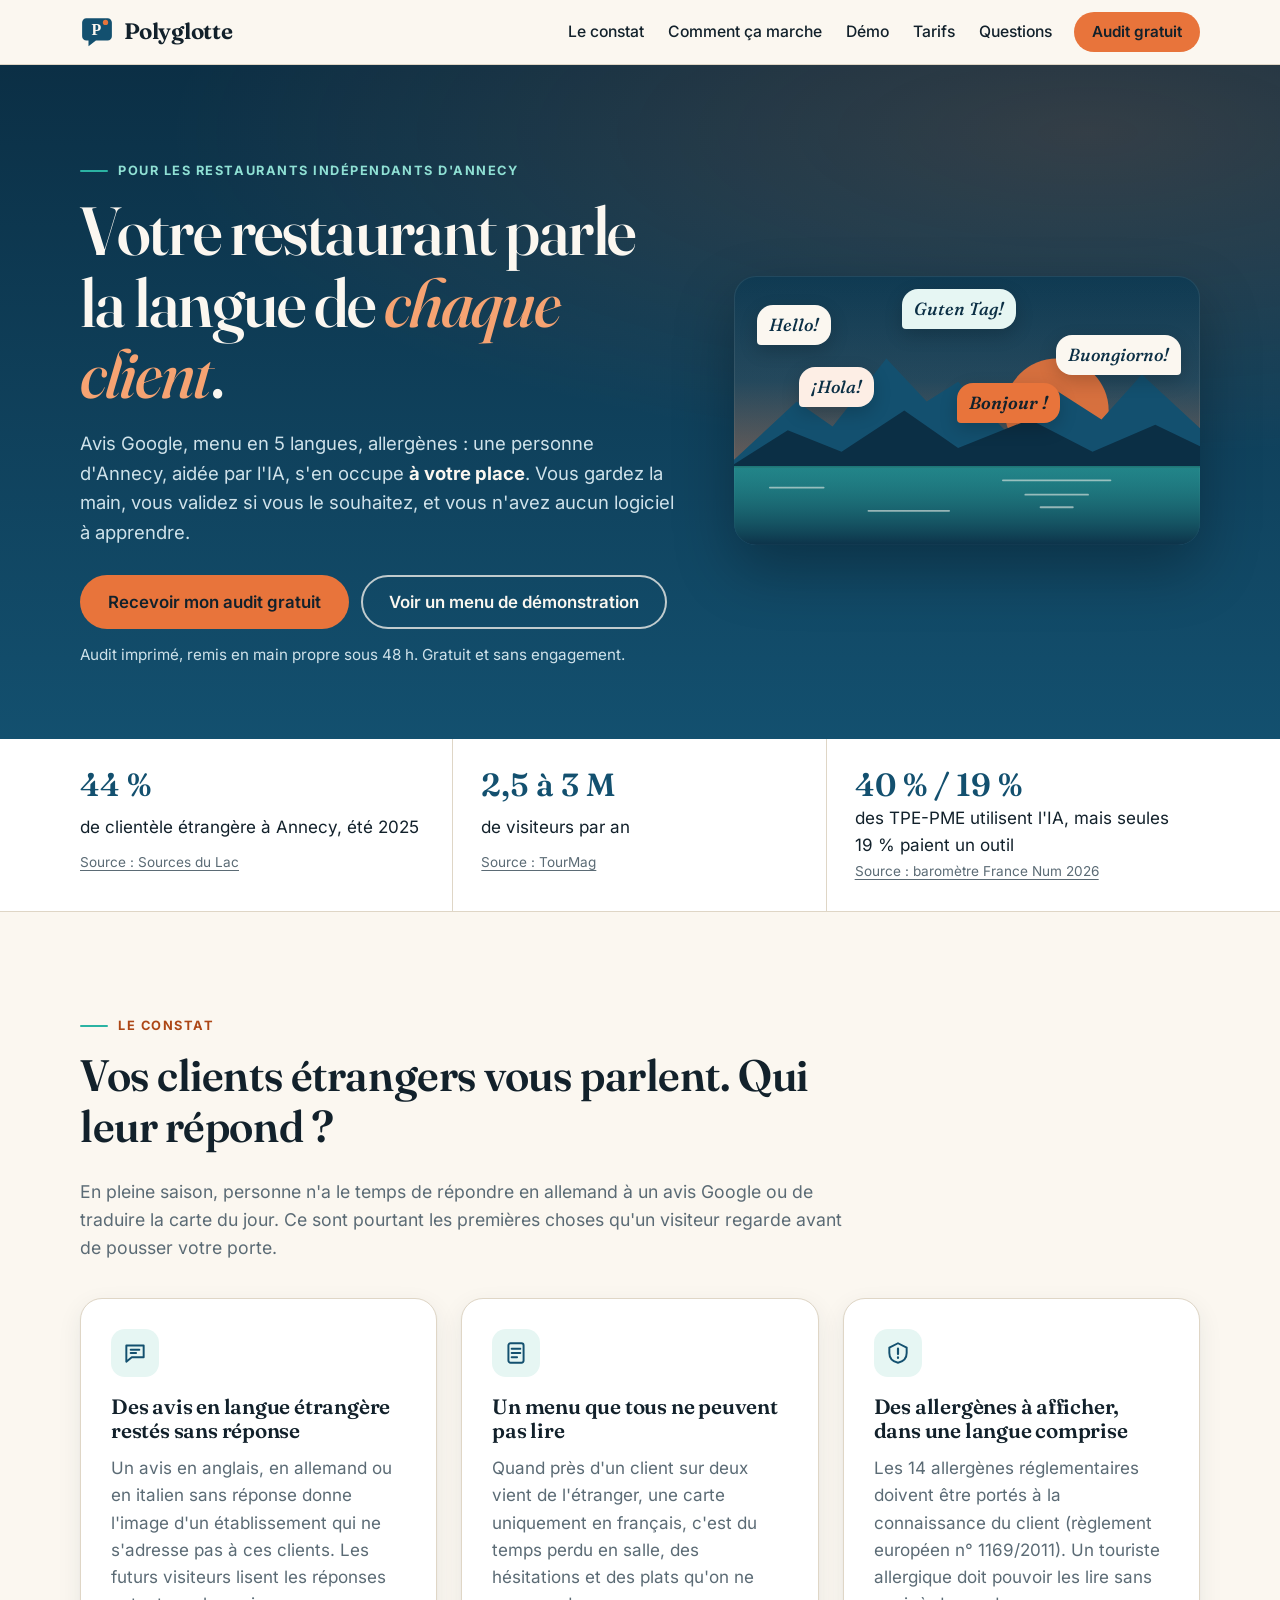
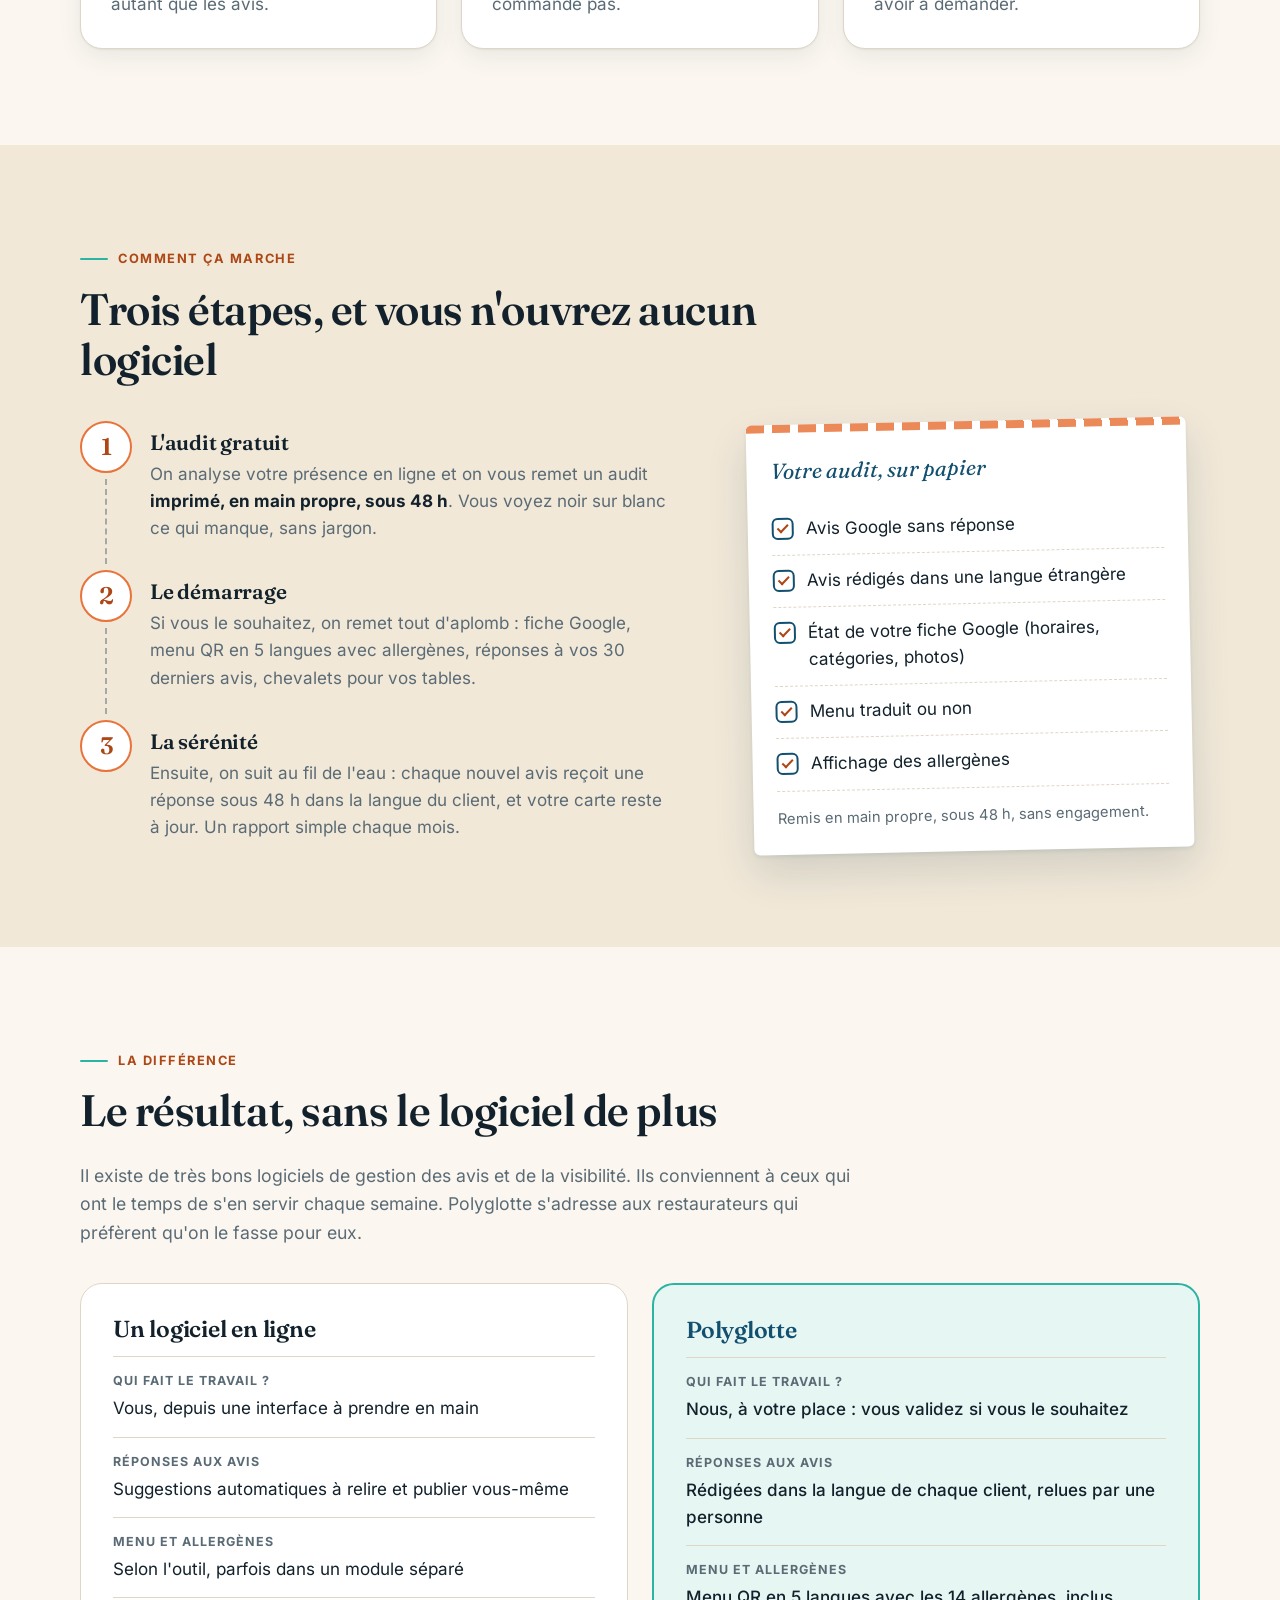
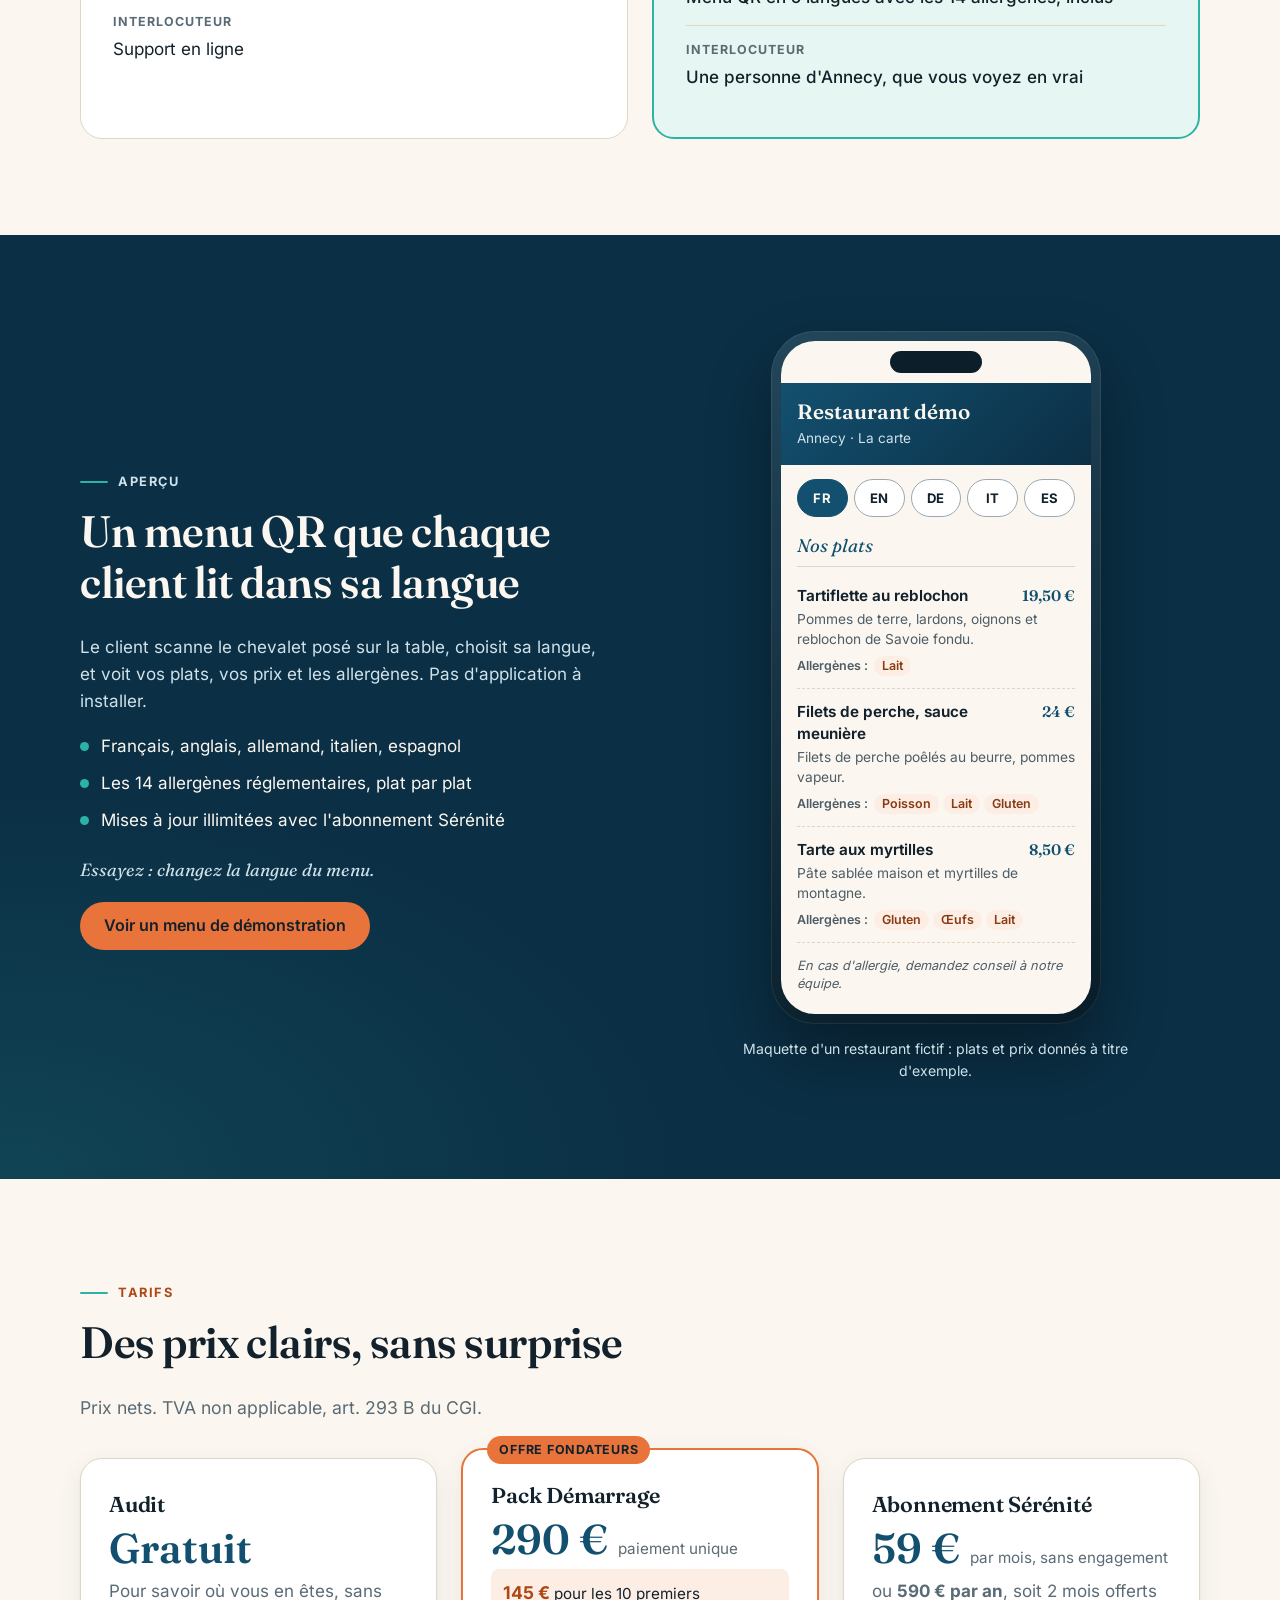
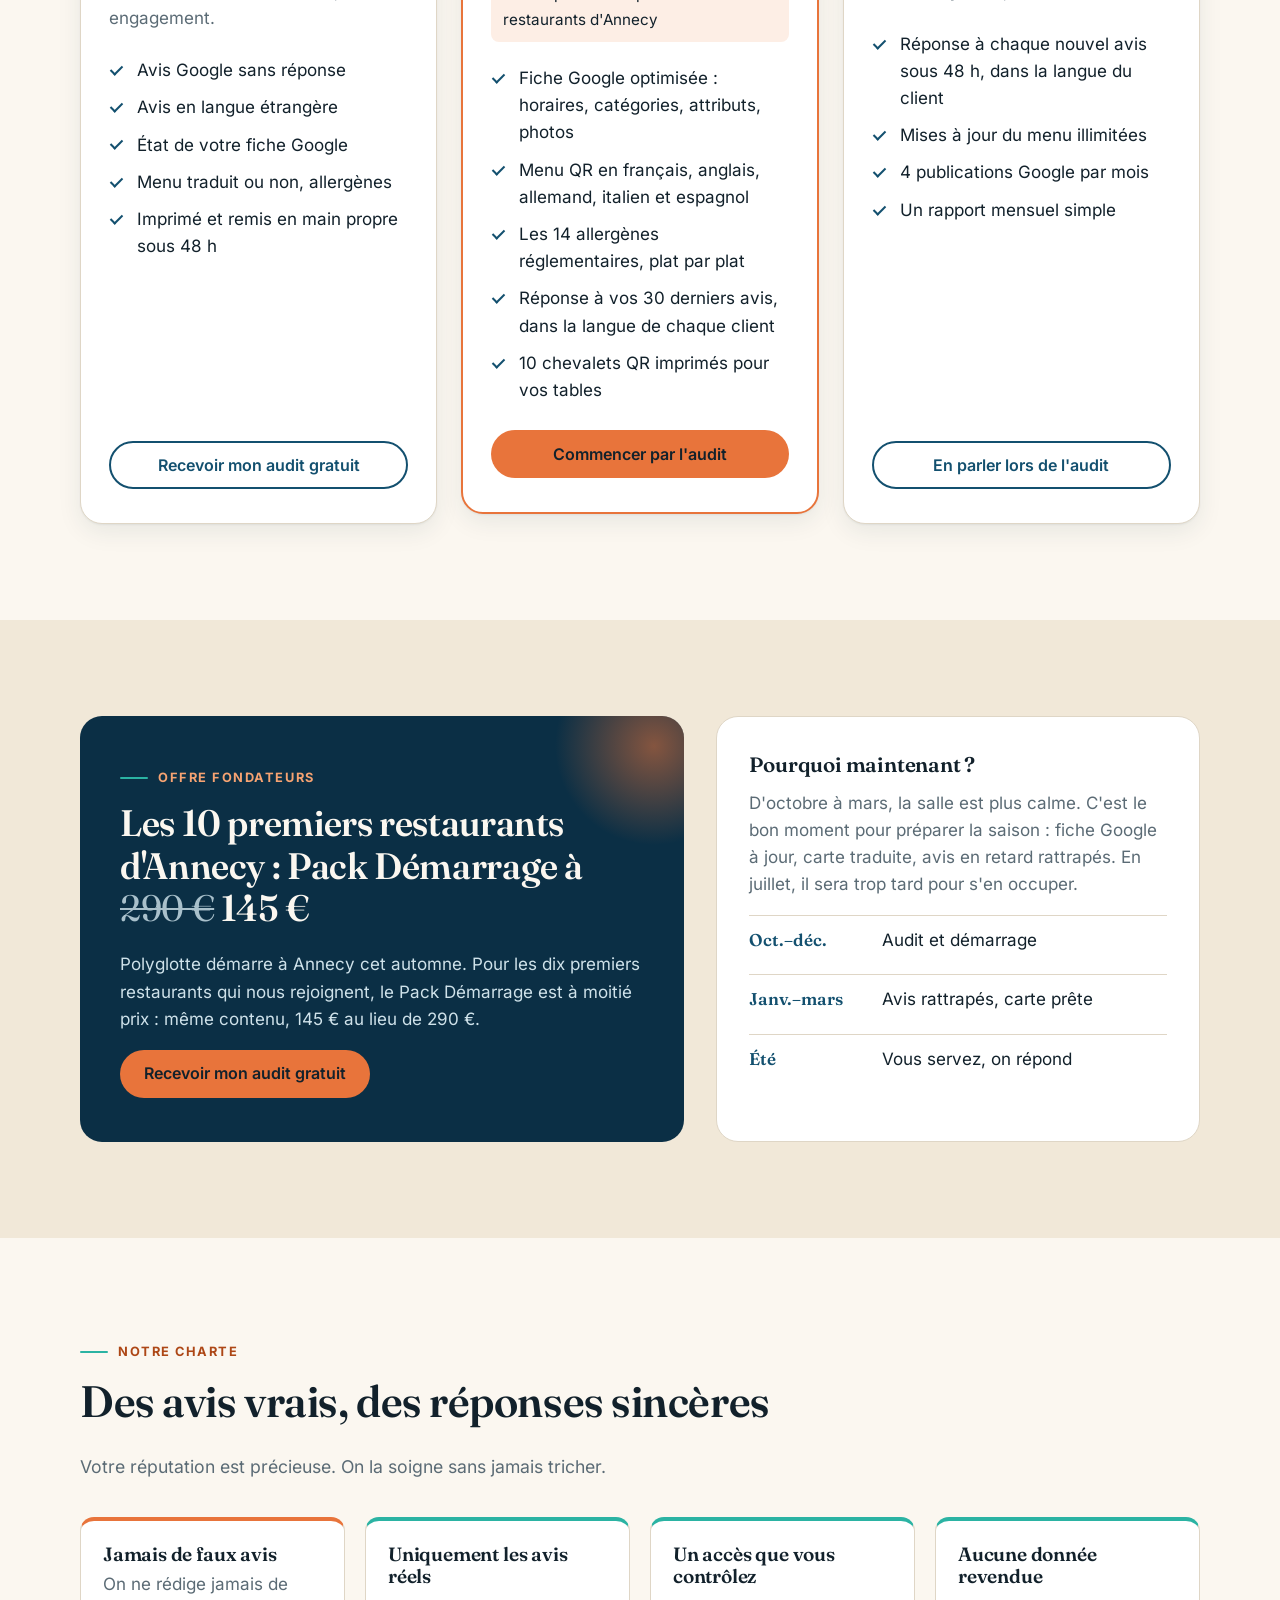
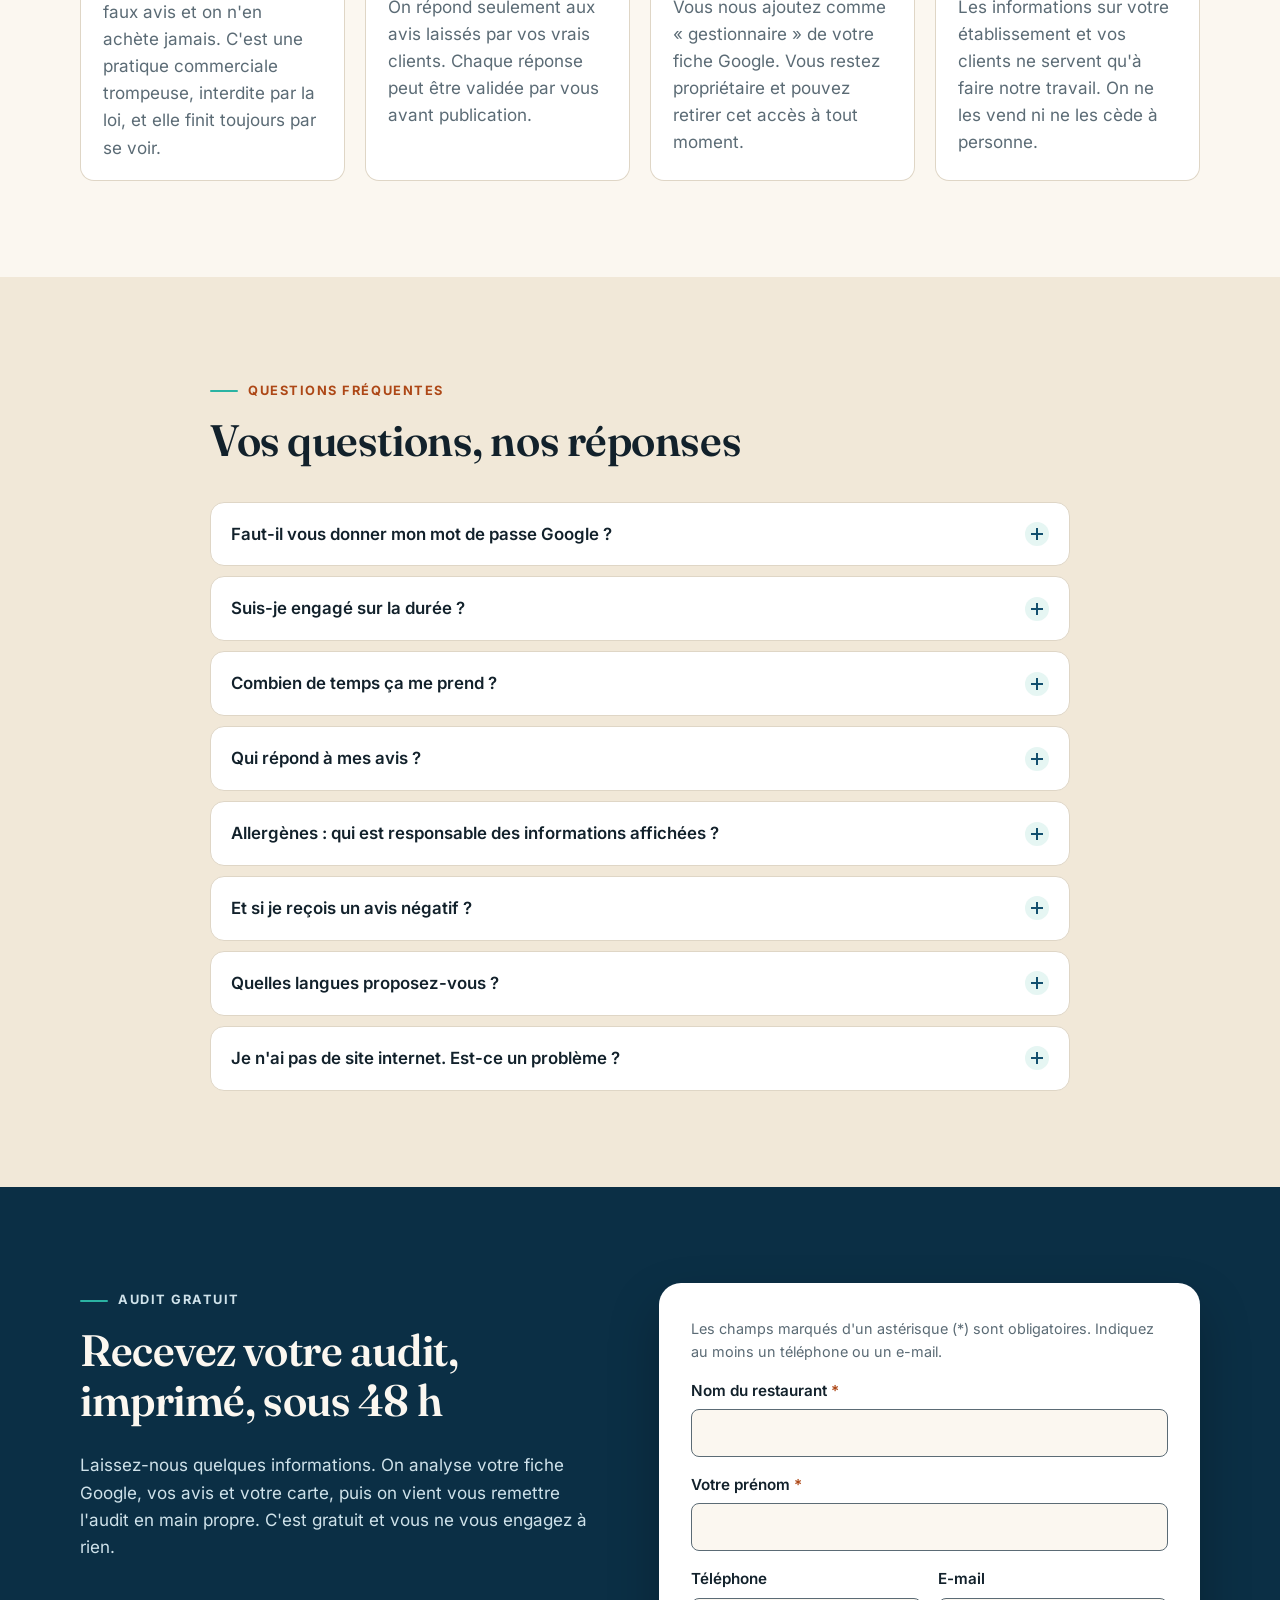
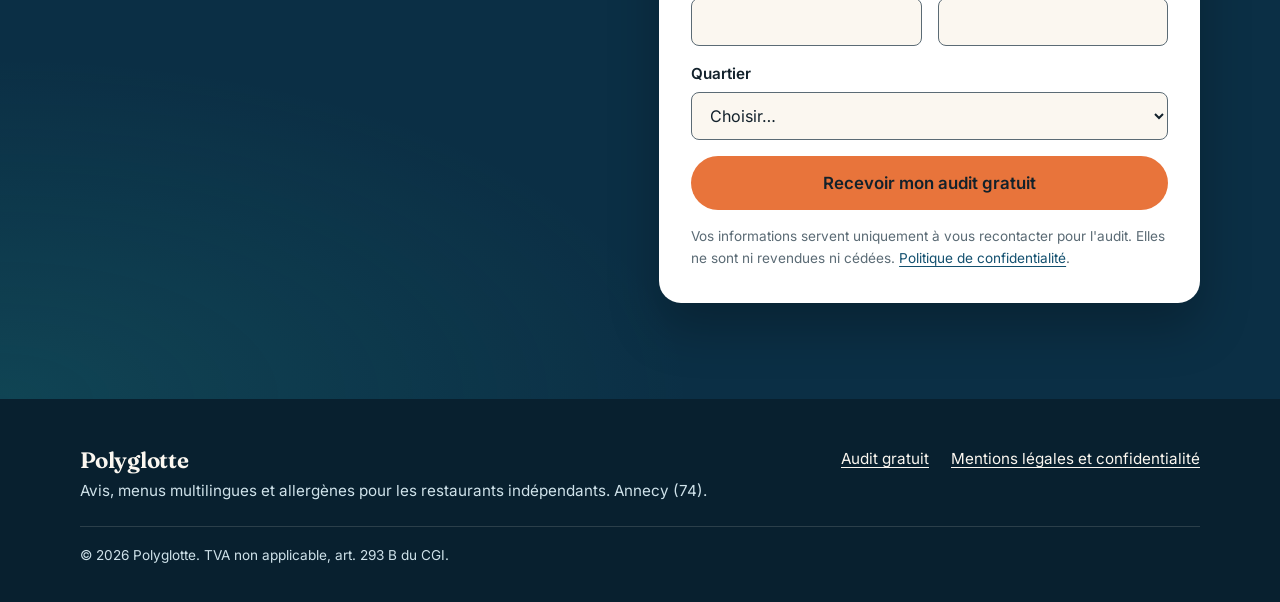
<file: index.html>
<!doctype html>
<html lang="fr">
<head>
  <meta charset="utf-8">
  <meta name="viewport" content="width=device-width, initial-scale=1">
  <title>Polyglotte, restaurants multilingues à Annecy</title>
  <meta name="description" content="Polyglotte s'occupe à votre place de vos avis Google, de votre menu QR en 5 langues et de vos allergènes. Un service local à Annecy, audit gratuit remis en main propre sous 48 h.">
  <meta name="theme-color" content="#0b2f45">
  <script>document.documentElement.classList.add("js");</script>
  <meta property="og:type" content="website">
  <meta property="og:locale" content="fr_FR">
  <meta property="og:site_name" content="Polyglotte">
  <meta property="og:title" content="Polyglotte : votre restaurant parle la langue de chaque client">
  <meta property="og:description" content="Avis Google, menu QR multilingue et allergènes, faits à votre place par une équipe d'Annecy. Audit gratuit sous 48 h.">
  <meta property="og:url" content="https://kannrunn.netlify.app/">
  <meta property="og:image" content="https://kannrunn.netlify.app/assets/og.png">
  <meta property="og:image:width" content="1200">
  <meta property="og:image:height" content="630">
  <meta property="og:image:alt" content="Polyglotte : votre restaurant parle la langue de chaque client">
  <link rel="canonical" href="https://kannrunn.netlify.app/">
  <meta name="twitter:card" content="summary_large_image">
  <link rel="icon" type="image/svg+xml" href="data:image/svg+xml,%3Csvg xmlns='http://www.w3.org/2000/svg' viewBox='0 0 64 64'%3E%3Cpath d='M12 6h40a8 8 0 0 1 8 8v26a8 8 0 0 1-8 8H30L16 59V48h-4a8 8 0 0 1-8-8V14a8 8 0 0 1 8-8z' fill='%2313506f'/%3E%3Ccircle cx='48' cy='14' r='5' fill='%23e8743b'/%3E%3Ctext x='31' y='38' font-family='Georgia,serif' font-size='30' font-weight='700' fill='%23fbf7f0' text-anchor='middle'%3EP%3C/text%3E%3C/svg%3E">
  <link rel="preload" href="assets/fonts/inter-latin-wght-normal.woff2" as="font" type="font/woff2" crossorigin>
  <link rel="stylesheet" href="assets/fonts/fonts.css">
  <link rel="stylesheet" href="assets/css/tokens.css">
  <link rel="stylesheet" href="assets/css/site.css">
</head>
<body>
  <a class="skip" href="#contenu">Aller au contenu</a>

  <header class="site-header">
    <div class="wrap site-header__in">
      <a class="logo" href="#top" aria-label="Polyglotte, retour en haut de page">
        <svg class="logo__mark" viewBox="0 0 64 64" aria-hidden="true" focusable="false">
          <path d="M12 6h40a8 8 0 0 1 8 8v26a8 8 0 0 1-8 8H30L16 59V48h-4a8 8 0 0 1-8-8V14a8 8 0 0 1 8-8z" fill="currentColor"/>
          <circle cx="48" cy="14" r="5" fill="var(--couchant)"/>
          <text x="31" y="38" font-family="Georgia, serif" font-size="30" font-weight="700" fill="var(--bg)" text-anchor="middle">P</text>
        </svg>
        <span class="logo__txt">Polyglotte</span>
      </a>

      <button class="nav-toggle" type="button" aria-expanded="false" aria-controls="nav-principale">
        <span class="nav-toggle__bars" aria-hidden="true"></span>
        <span class="nav-toggle__label">Menu</span>
      </button>

      <nav class="nav" id="nav-principale" aria-label="Navigation principale">
        <ul class="nav__list">
          <li><a href="#probleme">Le constat</a></li>
          <li><a href="#methode">Comment ça marche</a></li>
          <li><a href="#demo">Démo</a></li>
          <li><a href="#tarifs">Tarifs</a></li>
          <li><a href="#faq">Questions</a></li>
          <li class="nav__cta"><a class="btn btn--accent btn--sm" href="#audit">Audit gratuit</a></li>
        </ul>
      </nav>
    </div>
  </header>

  <main id="contenu">
    <!-- HERO -->
    <section class="hero" id="top" aria-labelledby="hero-titre">
      <div class="wrap hero__in">
        <div class="hero__txt">
          <p class="eyebrow eyebrow--clair">Pour les restaurants indépendants d'Annecy</p>
          <h1 id="hero-titre" class="hero__titre">Votre restaurant parle la langue de <em>chaque client</em>.</h1>
          <p class="hero__lead">Avis Google, menu en 5 langues, allergènes&nbsp;: une personne d'Annecy, aidée par l'IA, s'en occupe <strong>à votre place</strong>. Vous gardez la main, vous validez si vous le souhaitez, et vous n'avez aucun logiciel à apprendre.</p>
          <div class="hero__actions">
            <a class="btn btn--accent btn--lg" href="#audit">Recevoir mon audit gratuit</a>
            <a class="btn btn--ghost-clair btn--lg" href="menu/?r=demo">Voir un menu de démonstration</a>
          </div>
          <p class="hero__note">Audit imprimé, remis en main propre sous 48&nbsp;h. Gratuit et sans engagement.</p>
        </div>

        <div class="hero__art" aria-hidden="true">
          <svg class="hero__paysage" viewBox="0 0 520 300" preserveAspectRatio="xMidYMax meet" focusable="false">
            <defs>
              <linearGradient id="g-ciel" x1="0" y1="0" x2="0" y2="1">
                <stop offset="0" stop-color="#e8743b" stop-opacity="0"/>
                <stop offset=".55" stop-color="#e8743b" stop-opacity=".08"/>
                <stop offset="1" stop-color="#e8743b" stop-opacity=".4"/>
              </linearGradient>
              <linearGradient id="g-lac" x1="0" y1="0" x2="0" y2="1">
                <stop offset="0" stop-color="#2bb3a3" stop-opacity=".55"/>
                <stop offset="1" stop-color="#0b2f45" stop-opacity=".9"/>
              </linearGradient>
            </defs>
            <rect x="0" y="0" width="520" height="214" fill="url(#g-ciel)"/>
            <circle cx="360" cy="150" r="58" fill="#e8743b" opacity=".9"/>
            <path d="M0 205 L70 140 L110 168 L170 92 L215 140 L250 118 L310 180 L360 128 L410 160 L455 110 L520 170 L520 210 L0 210Z" fill="#13506f"/>
            <path d="M0 210 L60 172 L120 196 L190 150 L250 192 L330 160 L400 196 L470 166 L520 190 L520 214 L0 214Z" fill="#0b2f45"/>
            <rect x="0" y="212" width="520" height="88" fill="url(#g-lac)"/>
            <g stroke="#fbf7f0" stroke-linecap="round" opacity=".55" fill="none" stroke-width="2">
              <path d="M300 228 h120"/>
              <path d="M325 244 h70"/>
              <path d="M342 258 h36"/>
              <path d="M40 236 h60"/>
              <path d="M150 262 h90"/>
            </g>
          </svg>
          <span class="bulle bulle--1" lang="en">Hello!</span>
          <span class="bulle bulle--2" lang="de">Guten Tag!</span>
          <span class="bulle bulle--3" lang="it">Buongiorno!</span>
          <span class="bulle bulle--4" lang="es">¡Hola!</span>
          <span class="bulle bulle--5">Bonjour&nbsp;!</span>
        </div>
      </div>
    </section>

    <!-- CHIFFRES SOURCÉS -->
    <section class="chiffres" aria-label="Quelques chiffres sourcés">
      <div class="wrap">
        <ul class="chiffres__list">
          <li>
            <span class="chiffres__val">44&nbsp;%</span>
            <span class="chiffres__lib">de clientèle étrangère à Annecy, été 2025</span>
            <a class="chiffres__src" href="https://www.sources-lac-annecy.com/app/uploads/2026/06/synthese-sources-du-lac-e25.pdf" rel="noopener">Source&nbsp;: Sources du Lac</a>
          </li>
          <li>
            <span class="chiffres__val">2,5 à 3&nbsp;M</span>
            <span class="chiffres__lib">de visiteurs par an</span>
            <a class="chiffres__src" href="https://www.tourmag.com/Annecy-derriere-la-carte-postale-l-ombre-du-surtourisme_a123626.html" rel="noopener">Source&nbsp;: TourMag</a>
          </li>
          <li>
            <span class="chiffres__val">40&nbsp;% / 19&nbsp;%</span>
            <span class="chiffres__lib">des TPE-PME utilisent l'IA, mais seules 19&nbsp;% paient un outil</span>
            <a class="chiffres__src" href="https://www.entreprises.gouv.fr/espace-presse/barometre-france-num-2026-quatre-tpe-pme-sur-dix-utilisent-desormais-lintelligence" rel="noopener">Source&nbsp;: baromètre France Num 2026</a>
          </li>
        </ul>
      </div>
    </section>

    <!-- LE PROBLÈME -->
    <section class="section" id="probleme" aria-labelledby="probleme-titre">
      <div class="wrap">
        <div class="section__head">
          <p class="eyebrow">Le constat</p>
          <h2 id="probleme-titre">Vos clients étrangers vous parlent. Qui leur répond&nbsp;?</h2>
          <p class="section__lead">En pleine saison, personne n'a le temps de répondre en allemand à un avis Google ou de traduire la carte du jour. Ce sont pourtant les premières choses qu'un visiteur regarde avant de pousser votre porte.</p>
        </div>

        <div class="cartes-pb">
          <article class="carte-pb">
            <div class="carte-pb__ico" aria-hidden="true">
              <svg viewBox="0 0 24 24" focusable="false"><path d="M4 5h16v11H9l-5 4z" fill="none" stroke="currentColor" stroke-width="1.8" stroke-linejoin="round"/><path d="M8 9h8M8 12h5" stroke="currentColor" stroke-width="1.8" stroke-linecap="round"/></svg>
            </div>
            <h3>Des avis en langue étrangère restés sans réponse</h3>
            <p>Un avis en anglais, en allemand ou en italien sans réponse donne l'image d'un établissement qui ne s'adresse pas à ces clients. Les futurs visiteurs lisent les réponses autant que les avis.</p>
          </article>
          <article class="carte-pb">
            <div class="carte-pb__ico" aria-hidden="true">
              <svg viewBox="0 0 24 24" focusable="false"><rect x="5" y="3" width="14" height="18" rx="2" fill="none" stroke="currentColor" stroke-width="1.8"/><path d="M8 8h8M8 12h8M8 16h5" stroke="currentColor" stroke-width="1.8" stroke-linecap="round"/></svg>
            </div>
            <h3>Un menu que tous ne peuvent pas lire</h3>
            <p>Quand près d'un client sur deux vient de l'étranger, une carte uniquement en français, c'est du temps perdu en salle, des hésitations et des plats qu'on ne commande pas.</p>
          </article>
          <article class="carte-pb">
            <div class="carte-pb__ico" aria-hidden="true">
              <svg viewBox="0 0 24 24" focusable="false"><path d="M12 3l8 4v5c0 5-3.5 8-8 9-4.5-1-8-4-8-9V7z" fill="none" stroke="currentColor" stroke-width="1.8" stroke-linejoin="round"/><path d="M12 8v5M12 16v.5" stroke="currentColor" stroke-width="2" stroke-linecap="round"/></svg>
            </div>
            <h3>Des allergènes à afficher, dans une langue comprise</h3>
            <p>Les 14 allergènes réglementaires doivent être portés à la connaissance du client (règlement européen n°&nbsp;1169/2011). Un touriste allergique doit pouvoir les lire sans avoir à demander.</p>
          </article>
        </div>
      </div>
    </section>

    <!-- COMMENT ÇA MARCHE -->
    <section class="section section--sable" id="methode" aria-labelledby="methode-titre">
      <div class="wrap">
        <div class="section__head">
          <p class="eyebrow">Comment ça marche</p>
          <h2 id="methode-titre">Trois étapes, et vous n'ouvrez aucun logiciel</h2>
        </div>

        <div class="methode">
          <ol class="etapes">
            <li class="etape">
              <span class="etape__num" aria-hidden="true">1</span>
              <div>
                <h3>L'audit gratuit</h3>
                <p>On analyse votre présence en ligne et on vous remet un audit <strong>imprimé, en main propre, sous 48&nbsp;h</strong>. Vous voyez noir sur blanc ce qui manque, sans jargon.</p>
              </div>
            </li>
            <li class="etape">
              <span class="etape__num" aria-hidden="true">2</span>
              <div>
                <h3>Le démarrage</h3>
                <p>Si vous le souhaitez, on remet tout d'aplomb&nbsp;: fiche Google, menu QR en 5 langues avec allergènes, réponses à vos 30 derniers avis, chevalets pour vos tables.</p>
              </div>
            </li>
            <li class="etape">
              <span class="etape__num" aria-hidden="true">3</span>
              <div>
                <h3>La sérénité</h3>
                <p>Ensuite, on suit au fil de l'eau&nbsp;: chaque nouvel avis reçoit une réponse sous 48&nbsp;h dans la langue du client, et votre carte reste à jour. Un rapport simple chaque mois.</p>
              </div>
            </li>
          </ol>

          <aside class="audit-feuille" aria-label="Ce que contient l'audit">
            <p class="audit-feuille__tag">Votre audit, sur papier</p>
            <ul class="audit-feuille__list">
              <li><span class="coche" aria-hidden="true"></span>Avis Google sans réponse</li>
              <li><span class="coche" aria-hidden="true"></span>Avis rédigés dans une langue étrangère</li>
              <li><span class="coche" aria-hidden="true"></span>État de votre fiche Google (horaires, catégories, photos)</li>
              <li><span class="coche" aria-hidden="true"></span>Menu traduit ou non</li>
              <li><span class="coche" aria-hidden="true"></span>Affichage des allergènes</li>
            </ul>
            <p class="audit-feuille__pied">Remis en main propre, sous 48&nbsp;h, sans engagement.</p>
          </aside>
        </div>
      </div>
    </section>

    <!-- SERVICE VS LOGICIEL -->
    <section class="section" id="difference" aria-labelledby="diff-titre">
      <div class="wrap">
        <div class="section__head">
          <p class="eyebrow">La différence</p>
          <h2 id="diff-titre">Le résultat, sans le logiciel de plus</h2>
          <p class="section__lead">Il existe de très bons logiciels de gestion des avis et de la visibilité. Ils conviennent à ceux qui ont le temps de s'en servir chaque semaine. Polyglotte s'adresse aux restaurateurs qui préfèrent qu'on le fasse pour eux.</p>
        </div>

        <div class="compare">
          <div class="compare__col">
            <h3 class="compare__titre">Un logiciel en ligne</h3>
            <dl class="compare__list">
              <div><dt>Qui fait le travail&nbsp;?</dt><dd>Vous, depuis une interface à prendre en main</dd></div>
              <div><dt>Réponses aux avis</dt><dd>Suggestions automatiques à relire et publier vous-même</dd></div>
              <div><dt>Menu et allergènes</dt><dd>Selon l'outil, parfois dans un module séparé</dd></div>
              <div><dt>Interlocuteur</dt><dd>Support en ligne</dd></div>
            </dl>
          </div>
          <div class="compare__col compare__col--nous">
            <h3 class="compare__titre">Polyglotte</h3>
            <dl class="compare__list">
              <div><dt>Qui fait le travail&nbsp;?</dt><dd>Nous, à votre place&nbsp;: vous validez si vous le souhaitez</dd></div>
              <div><dt>Réponses aux avis</dt><dd>Rédigées dans la langue de chaque client, relues par une personne</dd></div>
              <div><dt>Menu et allergènes</dt><dd>Menu QR en 5 langues avec les 14 allergènes, inclus</dd></div>
              <div><dt>Interlocuteur</dt><dd>Une personne d'Annecy, que vous voyez en vrai</dd></div>
            </dl>
          </div>
        </div>
      </div>
    </section>

    <!-- DÉMO MENU -->
    <section class="section section--lac" id="demo" aria-labelledby="demo-titre">
      <div class="wrap demo">
        <div class="demo__txt">
          <p class="eyebrow eyebrow--clair">Aperçu</p>
          <h2 id="demo-titre">Un menu QR que chaque client lit dans sa langue</h2>
          <p>Le client scanne le chevalet posé sur la table, choisit sa langue, et voit vos plats, vos prix et les allergènes. Pas d'application à installer.</p>
          <ul class="demo__points">
            <li>Français, anglais, allemand, italien, espagnol</li>
            <li>Les 14 allergènes réglementaires, plat par plat</li>
            <li>Mises à jour illimitées avec l'abonnement Sérénité</li>
          </ul>
          <p class="demo__essai">Essayez&nbsp;: changez la langue du menu.</p>
          <a class="btn btn--accent" href="menu/?r=demo">Voir un menu de démonstration</a>
        </div>

        <figure class="demo__fig">
          <div class="phone">
            <div class="phone__ecran" id="demo-menu" lang="fr">
              <div class="pm-top" aria-hidden="true"><span class="pm-encoche"></span></div>
              <div class="pm-head">
                <p class="pm-resto">Restaurant démo</p>
                <p class="pm-sub" data-i18n="sub">Annecy · La carte</p>
              </div>
              <div class="pm-langs" role="group" aria-label="Langue du menu de démonstration">
                <button type="button" class="pm-lang" data-lang="fr" aria-pressed="true">FR<span class="sr-only"> (français)</span></button>
                <button type="button" class="pm-lang" data-lang="en" aria-pressed="false">EN<span class="sr-only"> (anglais)</span></button>
                <button type="button" class="pm-lang" data-lang="de" aria-pressed="false">DE<span class="sr-only"> (allemand)</span></button>
                <button type="button" class="pm-lang" data-lang="it" aria-pressed="false">IT<span class="sr-only"> (italien)</span></button>
                <button type="button" class="pm-lang" data-lang="es" aria-pressed="false">ES<span class="sr-only"> (espagnol)</span></button>
              </div>
              <p class="pm-titre" data-i18n="title">Nos plats</p>
              <ul class="pm-plats" id="demo-plats" aria-live="polite">
                <li class="pm-plat">
                  <div class="pm-plat__l1"><span class="pm-plat__nom">Tartiflette au reblochon</span><span class="pm-plat__prix">19,50&nbsp;€</span></div>
                  <p class="pm-plat__desc">Pommes de terre, lardons, oignons et reblochon de Savoie fondu.</p>
                  <p class="pm-all"><span class="pm-all__lib">Allergènes&nbsp;:</span> <span class="pm-chip">Lait</span></p>
                </li>
                <li class="pm-plat">
                  <div class="pm-plat__l1"><span class="pm-plat__nom">Filets de perche, sauce meunière</span><span class="pm-plat__prix">24&nbsp;€</span></div>
                  <p class="pm-plat__desc">Filets de perche poêlés au beurre, pommes vapeur.</p>
                  <p class="pm-all"><span class="pm-all__lib">Allergènes&nbsp;:</span> <span class="pm-chip">Poisson</span> <span class="pm-chip">Lait</span> <span class="pm-chip">Gluten</span></p>
                </li>
                <li class="pm-plat">
                  <div class="pm-plat__l1"><span class="pm-plat__nom">Tarte aux myrtilles</span><span class="pm-plat__prix">8,50&nbsp;€</span></div>
                  <p class="pm-plat__desc">Pâte sablée maison et myrtilles de montagne.</p>
                  <p class="pm-all"><span class="pm-all__lib">Allergènes&nbsp;:</span> <span class="pm-chip">Gluten</span> <span class="pm-chip">Œufs</span> <span class="pm-chip">Lait</span></p>
                </li>
              </ul>
              <p class="pm-note" data-i18n="note">En cas d'allergie, demandez conseil à notre équipe.</p>
            </div>
          </div>
          <figcaption class="demo__legende">Maquette d'un restaurant fictif&nbsp;: plats et prix donnés à titre d'exemple.</figcaption>
        </figure>
      </div>
    </section>

    <!-- TARIFS -->
    <section class="section" id="tarifs" aria-labelledby="tarifs-titre">
      <div class="wrap">
        <div class="section__head">
          <p class="eyebrow">Tarifs</p>
          <h2 id="tarifs-titre">Des prix clairs, sans surprise</h2>
          <p class="section__lead">Prix nets. TVA non applicable, art. 293&nbsp;B du CGI.</p>
        </div>

        <div class="tarifs">
          <article class="tarif" aria-labelledby="t-audit">
            <h3 id="t-audit" class="tarif__nom">Audit</h3>
            <p class="tarif__prix"><span class="tarif__montant">Gratuit</span></p>
            <p class="tarif__desc">Pour savoir où vous en êtes, sans engagement.</p>
            <ul class="tarif__list">
              <li>Avis Google sans réponse</li>
              <li>Avis en langue étrangère</li>
              <li>État de votre fiche Google</li>
              <li>Menu traduit ou non, allergènes</li>
              <li>Imprimé et remis en main propre sous 48&nbsp;h</li>
            </ul>
            <a class="btn btn--contour" href="#audit">Recevoir mon audit gratuit</a>
          </article>

          <article class="tarif tarif--vedette" aria-labelledby="t-demarrage">
            <p class="tarif__badge">Offre fondateurs</p>
            <h3 id="t-demarrage" class="tarif__nom">Pack Démarrage</h3>
            <p class="tarif__prix">
              <span class="tarif__montant">290&nbsp;€</span>
              <span class="tarif__periode">paiement unique</span>
            </p>
            <p class="tarif__fondateur"><strong>145&nbsp;€</strong> pour les 10 premiers restaurants d'Annecy</p>
            <ul class="tarif__list">
              <li>Fiche Google optimisée&nbsp;: horaires, catégories, attributs, photos</li>
              <li>Menu QR en français, anglais, allemand, italien et espagnol</li>
              <li>Les 14 allergènes réglementaires, plat par plat</li>
              <li>Réponse à vos 30 derniers avis, dans la langue de chaque client</li>
              <li>10 chevalets QR imprimés pour vos tables</li>
            </ul>
            <a class="btn btn--accent" href="#audit">Commencer par l'audit</a>
          </article>

          <article class="tarif" aria-labelledby="t-serenite">
            <h3 id="t-serenite" class="tarif__nom">Abonnement Sérénité</h3>
            <p class="tarif__prix">
              <span class="tarif__montant">59&nbsp;€</span>
              <span class="tarif__periode">par mois, sans engagement</span>
            </p>
            <p class="tarif__alt">ou <strong>590&nbsp;€ par an</strong>, soit 2 mois offerts</p>
            <ul class="tarif__list">
              <li>Réponse à chaque nouvel avis sous 48&nbsp;h, dans la langue du client</li>
              <li>Mises à jour du menu illimitées</li>
              <li>4 publications Google par mois</li>
              <li>Un rapport mensuel simple</li>
            </ul>
            <a class="btn btn--contour" href="#audit">En parler lors de l'audit</a>
          </article>
        </div>
      </div>
    </section>

    <!-- OFFRE FONDATEURS + POURQUOI MAINTENANT -->
    <section class="section section--sable" id="fondateurs" aria-labelledby="fond-titre">
      <div class="wrap fondateurs">
        <div class="fondateurs__carte">
          <p class="eyebrow">Offre fondateurs</p>
          <h2 id="fond-titre">Les 10 premiers restaurants d'Annecy&nbsp;: Pack Démarrage à <span class="prix-barre"><s>290&nbsp;€</s></span> 145&nbsp;€</h2>
          <p>Polyglotte démarre à Annecy cet automne. Pour les dix premiers restaurants qui nous rejoignent, le Pack Démarrage est à moitié prix&nbsp;: même contenu, 145&nbsp;€ au lieu de 290&nbsp;€.</p>
          <a class="btn btn--accent" href="#audit">Recevoir mon audit gratuit</a>
        </div>
        <div class="fondateurs__saison">
          <h3>Pourquoi maintenant&nbsp;?</h3>
          <p>D'octobre à mars, la salle est plus calme. C'est le bon moment pour préparer la saison&nbsp;: fiche Google à jour, carte traduite, avis en retard rattrapés. En juillet, il sera trop tard pour s'en occuper.</p>
          <ol class="saison" aria-label="Calendrier conseillé">
            <li><span class="saison__mois">Oct.–déc.</span> Audit et démarrage</li>
            <li><span class="saison__mois">Janv.–mars</span> Avis rattrapés, carte prête</li>
            <li><span class="saison__mois">Été</span> Vous servez, on répond</li>
          </ol>
        </div>
      </div>
    </section>

    <!-- CHARTE -->
    <section class="section" id="charte" aria-labelledby="charte-titre">
      <div class="wrap">
        <div class="section__head">
          <p class="eyebrow">Notre charte</p>
          <h2 id="charte-titre">Des avis vrais, des réponses sincères</h2>
          <p class="section__lead">Votre réputation est précieuse. On la soigne sans jamais tricher.</p>
        </div>
        <ul class="charte">
          <li class="charte__item">
            <h3>Jamais de faux avis</h3>
            <p>On ne rédige jamais de faux avis et on n'en achète jamais. C'est une pratique commerciale trompeuse, interdite par la loi, et elle finit toujours par se voir.</p>
          </li>
          <li class="charte__item">
            <h3>Uniquement les avis réels</h3>
            <p>On répond seulement aux avis laissés par vos vrais clients. Chaque réponse peut être validée par vous avant publication.</p>
          </li>
          <li class="charte__item">
            <h3>Un accès que vous contrôlez</h3>
            <p>Vous nous ajoutez comme «&nbsp;gestionnaire&nbsp;» de votre fiche Google. Vous restez propriétaire et pouvez retirer cet accès à tout moment.</p>
          </li>
          <li class="charte__item">
            <h3>Aucune donnée revendue</h3>
            <p>Les informations sur votre établissement et vos clients ne servent qu'à faire notre travail. On ne les vend ni ne les cède à personne.</p>
          </li>
        </ul>
      </div>
    </section>

    <!-- FAQ -->
    <section class="section section--sable" id="faq" aria-labelledby="faq-titre">
      <div class="wrap faq-wrap">
        <div class="section__head">
          <p class="eyebrow">Questions fréquentes</p>
          <h2 id="faq-titre">Vos questions, nos réponses</h2>
        </div>
        <div class="faq">
          <details>
            <summary>Faut-il vous donner mon mot de passe Google&nbsp;?</summary>
            <div class="faq__rep">
              <p>Non, jamais. Depuis votre fiche Google, vous nous invitez comme «&nbsp;gestionnaire&nbsp;». Vous restez le seul propriétaire de la fiche et vous pouvez retirer notre accès à tout moment. On vous montre comment faire lors du rendez-vous.</p>
            </div>
          </details>
          <details>
            <summary>Suis-je engagé sur la durée&nbsp;?</summary>
            <div class="faq__rep">
              <p>L'audit est gratuit et n'engage à rien. Le Pack Démarrage est un paiement unique. L'abonnement Sérénité mensuel est sans engagement&nbsp;: vous l'arrêtez quand vous voulez. La formule annuelle (590&nbsp;€) est réglée pour 12 mois, en échange de 2 mois offerts.</p>
            </div>
          </details>
          <details>
            <summary>Combien de temps ça me prend&nbsp;?</summary>
            <div class="faq__rep">
              <p>Très peu, c'est tout l'intérêt. Pour l'audit, rien&nbsp;: on vient vous le remettre. Pour le démarrage, un rendez-vous pour récupérer votre carte, vos recettes et vos allergènes, puis une relecture avant mise en ligne. Ensuite, seulement le temps de valider les réponses aux avis, si vous souhaitez les voir avant publication.</p>
            </div>
          </details>
          <details>
            <summary>Qui répond à mes avis&nbsp;?</summary>
            <div class="faq__rep">
              <p>Une personne de l'équipe, à Annecy. L'IA nous aide à traduire et à rédiger dans la langue du client, mais chaque réponse est relue par un humain, dans un ton qui vous ressemble. Vous pouvez demander à valider chaque réponse avant qu'elle soit publiée.</p>
            </div>
          </details>
          <details>
            <summary>Allergènes&nbsp;: qui est responsable des informations affichées&nbsp;?</summary>
            <div class="faq__rep">
              <p>Vous restez responsable des informations allergènes que vous déclarez, comme aujourd'hui avec votre carte papier. Nous les mettons en forme et les traduisons à partir de ce que vous nous transmettez, puis nous vous les faisons valider avant toute publication. Pensez à nous prévenir à chaque changement de recette ou de fournisseur&nbsp;: avec l'abonnement Sérénité, les mises à jour sont illimitées.</p>
            </div>
          </details>
          <details>
            <summary>Et si je reçois un avis négatif&nbsp;?</summary>
            <div class="faq__rep">
              <p>On y répond avec calme et courtoisie, sans polémique, dans la langue du client. On ne supprime pas un avis parce qu'il déplaît. Si un avis enfreint clairement les règles de Google (insulte, contenu hors sujet, faux client), on vous aide à le signaler par la procédure officielle.</p>
            </div>
          </details>
          <details>
            <summary>Quelles langues proposez-vous&nbsp;?</summary>
            <div class="faq__rep">
              <p>Le menu QR est disponible en français, anglais, allemand, italien et espagnol. Pour les avis, on répond dans la langue de chaque client. Si un avis arrive dans une langue moins courante, on vous dit franchement ce qu'on peut faire.</p>
            </div>
          </details>
          <details>
            <summary>Je n'ai pas de site internet. Est-ce un problème&nbsp;?</summary>
            <div class="faq__rep">
              <p>Non. Le menu QR a sa propre page, accessible depuis vos tables et votre fiche Google. Pour beaucoup de restaurants, une fiche Google bien tenue et un menu lisible suffisent.</p>
            </div>
          </details>
        </div>
      </div>
    </section>

    <!-- FORMULAIRE AUDIT -->
    <section class="section section--lac" id="audit" aria-labelledby="audit-titre">
      <div class="wrap contact">
        <div class="contact__txt">
          <p class="eyebrow eyebrow--clair">Audit gratuit</p>
          <h2 id="audit-titre">Recevez votre audit, imprimé, sous 48&nbsp;h</h2>
          <p>Laissez-nous quelques informations. On analyse votre fiche Google, vos avis et votre carte, puis on vient vous remettre l'audit en main propre. C'est gratuit et vous ne vous engagez à rien.</p>

          <div class="contact__direct" data-config-any="email telephone whatsapp lienRdv">
            <p class="contact__direct-titre">Vous préférez nous parler directement&nbsp;?</p>
            <ul class="contact__liens">
              <li data-config-if="telephone"><a class="lien-clair" data-config="telephone" data-config-show href="#audit">Appeler</a></li>
              <li data-config-if="whatsapp"><a class="lien-clair" data-config="whatsapp" href="#audit" rel="noopener">Écrire sur WhatsApp</a></li>
              <li data-config-if="email"><a class="lien-clair" data-config="email" data-config-show href="#audit">Écrire un e-mail</a></li>
              <li data-config-if="lienRdv"><a class="lien-clair" data-config="lienRdv" href="#audit" rel="noopener">Prendre rendez-vous en ligne</a></li>
            </ul>
          </div>
        </div>

        <div class="contact__form">
          <form class="form" id="form-audit" novalidate aria-describedby="form-intro">
            <p id="form-intro" class="form__intro">Les champs marqués d'un astérisque (<span aria-hidden="true">*</span><span class="sr-only">astérisque</span>) sont obligatoires. Indiquez au moins un téléphone ou un e-mail.</p>

            <div class="champ">
              <label for="f-restaurant">Nom du restaurant <span class="req" aria-hidden="true">*</span></label>
              <input id="f-restaurant" name="restaurant" type="text" autocomplete="organization" required aria-describedby="e-restaurant">
              <p class="champ__err" id="e-restaurant" hidden></p>
            </div>

            <div class="champ">
              <label for="f-prenom">Votre prénom <span class="req" aria-hidden="true">*</span></label>
              <input id="f-prenom" name="prenom" type="text" autocomplete="given-name" required aria-describedby="e-prenom">
              <p class="champ__err" id="e-prenom" hidden></p>
            </div>

            <div class="champ-duo">
              <div class="champ">
                <label for="f-telephone">Téléphone</label>
                <input id="f-telephone" name="telephone" type="tel" autocomplete="tel" inputmode="tel" aria-describedby="e-telephone">
                <p class="champ__err" id="e-telephone" hidden></p>
              </div>
              <div class="champ">
                <label for="f-email">E-mail</label>
                <input id="f-email" name="email" type="email" autocomplete="email" aria-describedby="e-email">
                <p class="champ__err" id="e-email" hidden></p>
              </div>
            </div>

            <div class="champ">
              <label for="f-quartier">Quartier</label>
              <select id="f-quartier" name="quartier">
                <option value="">Choisir…</option>
                <option>Vieille ville</option>
                <option>Centre-ville / Courier</option>
                <option>Bords du lac / Pâquier</option>
                <option>Annecy-le-Vieux</option>
                <option>Cran-Gevrier</option>
                <option>Seynod</option>
                <option>Meythet</option>
                <option>Pringy</option>
                <option>Autour du lac (autre commune)</option>
                <option>Autre</option>
              </select>
            </div>

            <button class="btn btn--accent btn--lg btn--plein" type="submit">Recevoir mon audit gratuit</button>

            <p class="form__rgpd">Vos informations servent uniquement à vous recontacter pour l'audit. Elles ne sont ni revendues ni cédées. <a href="mentions-legales.html#confidentialite">Politique de confidentialité</a>.</p>

            <div class="form__msg" id="form-msg" role="status" aria-live="polite" tabindex="-1" hidden></div>
          </form>
          <noscript>
            <p class="form__noscript">Ce formulaire a besoin de JavaScript pour fonctionner. Activez-le dans votre navigateur, ou rechargez la page.</p>
          </noscript>
        </div>
      </div>
    </section>
  </main>

  <footer class="site-footer">
    <div class="wrap site-footer__in">
      <div class="site-footer__marque">
        <p class="logo logo--pied"><span class="logo__txt">Polyglotte</span></p>
        <p>Avis, menus multilingues et allergènes pour les restaurants indépendants. <span data-config-text="adresse"></span>.</p>
      </div>
      <ul class="site-footer__liens">
        <li data-config-if="email"><a data-config="email" data-config-show href="#audit">E-mail</a></li>
        <li data-config-if="telephone"><a data-config="telephone" data-config-show href="#audit">Téléphone</a></li>
        <li><a href="#audit">Audit gratuit</a></li>
        <li><a href="mentions-legales.html">Mentions légales et confidentialité</a></li>
      </ul>
      <p class="site-footer__legal">© <span data-annee>2026</span> Polyglotte. TVA non applicable, art. 293&nbsp;B du CGI.</p>
    </div>
  </footer>

  <script src="assets/js/config.js"></script>
  <script src="assets/js/site.js"></script>
</body>
</html>
</file>
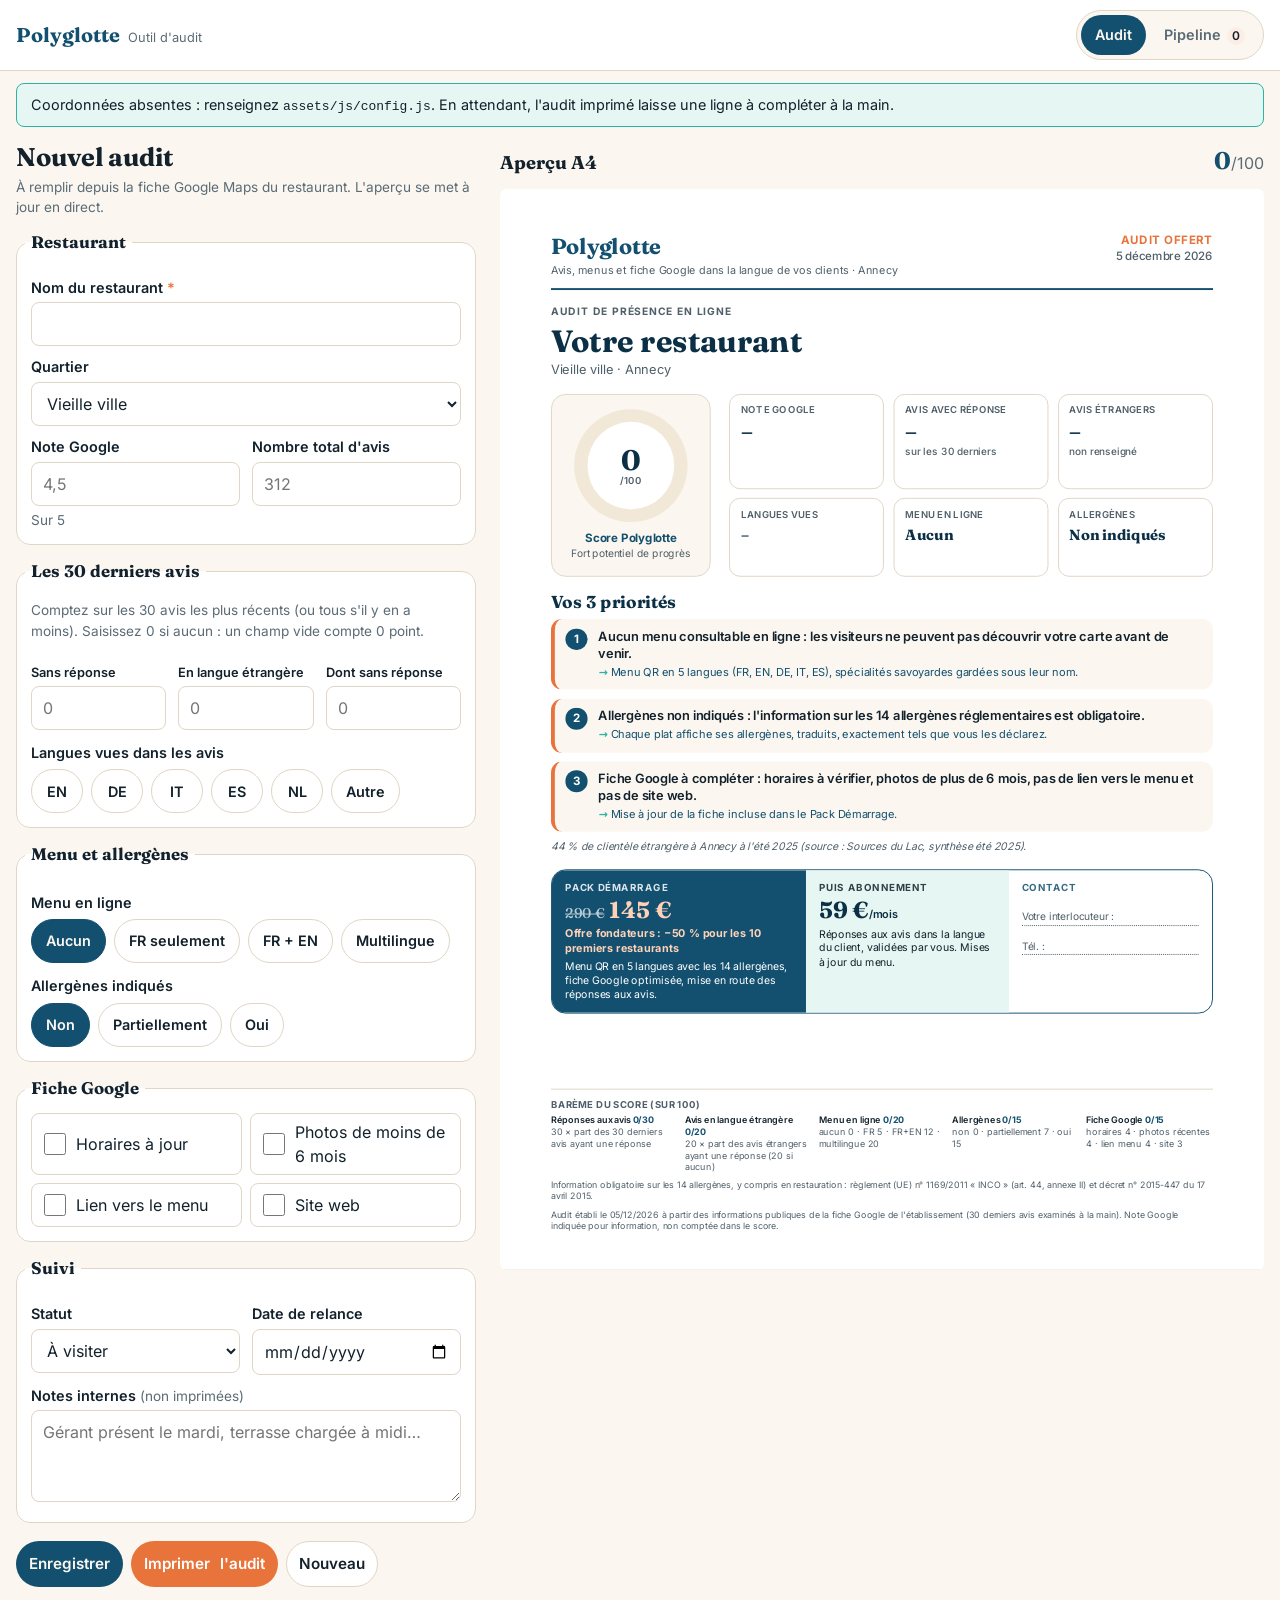
<file: audit/index.html>
<!doctype html>
<html lang="fr">
<head>
  <meta charset="utf-8">
  <meta name="viewport" content="width=device-width, initial-scale=1">
  <meta name="robots" content="noindex, nofollow">
  <meta name="color-scheme" content="light dark">
  <title>Audit terrain · Polyglotte</title>
  <link rel="preload" href="../assets/fonts/inter-latin-wght-normal.woff2" as="font" type="font/woff2" crossorigin>
  <link rel="stylesheet" href="../assets/fonts/fonts.css">
  <link rel="stylesheet" href="../assets/css/tokens.css">
  <link rel="stylesheet" href="audit.css">
</head>
<body>
  <a class="lien-evitement" href="#contenu">Aller au contenu</a>

  <header class="barre">
    <div class="barre__inner">
      <p class="marque"><span class="marque__nom">Polyglotte</span> <span class="marque__outil">Outil d'audit</span></p>
      <nav class="onglets" aria-label="Vues">
        <button type="button" class="onglet" data-vue="audit" aria-current="page">Audit</button>
        <button type="button" class="onglet" data-vue="pipeline">Pipeline <span class="onglet__compte" id="compte-pipeline">0</span></button>
      </nav>
    </div>
  </header>

  <div class="alerte" id="alerte-stockage" role="status" hidden>
    Le stockage du navigateur est indisponible (navigation privée ?). Les audits ne seront pas conservés : exportez-les en CSV avant de fermer la page.
  </div>
  <div class="alerte alerte--douce" id="alerte-config" role="status" hidden>
    Coordonnées absentes : renseignez <code>assets/js/config.js</code>. En attendant, l'audit imprimé laisse une ligne à compléter à la main.
  </div>

  <main id="contenu">
    <!-- ============ VUE AUDIT ============ -->
    <section id="vue-audit" class="vue" aria-labelledby="titre-audit">
      <div class="disposition">
        <form id="form-audit" class="formulaire" novalidate>
          <div class="formulaire__tete">
            <h1 id="titre-audit">Nouvel audit</h1>
            <p class="aide">À remplir depuis la fiche Google Maps du restaurant. L'aperçu se met à jour en direct.</p>
          </div>
          <input type="hidden" name="id">

          <fieldset class="bloc">
            <legend>Restaurant</legend>
            <div class="champ">
              <label for="f-nom">Nom du restaurant <span class="requis" aria-hidden="true">*</span></label>
              <input id="f-nom" name="nom" type="text" required autocomplete="off" maxlength="80" aria-describedby="err-nom">
              <p class="erreur" id="err-nom" aria-live="polite"></p>
            </div>
            <div class="champ">
              <label for="f-quartier">Quartier</label>
              <select id="f-quartier" name="quartier">
                <option>Vieille ville</option>
                <option>Bords du lac / Pâquier</option>
                <option>Centre / gare</option>
                <option>Annecy-le-Vieux</option>
                <option>Sévrier / rive ouest</option>
                <option>Talloires / rive est</option>
                <option>Autre</option>
              </select>
            </div>
            <div class="rangee">
              <div class="champ">
                <label for="f-note">Note Google</label>
                <input id="f-note" name="note" type="text" inputmode="decimal" placeholder="4,5" maxlength="4" aria-describedby="aide-note err-note">
                <p class="aide" id="aide-note">Sur 5</p>
                <p class="erreur" id="err-note" aria-live="polite"></p>
              </div>
              <div class="champ">
                <label for="f-total">Nombre total d'avis</label>
                <input id="f-total" name="totalAvis" type="number" inputmode="numeric" min="0" step="1" placeholder="312" aria-describedby="err-total">
                <p class="erreur" id="err-total" aria-live="polite"></p>
              </div>
            </div>
          </fieldset>

          <fieldset class="bloc">
            <legend>Les 30 derniers avis</legend>
            <p class="aide" id="aide-echantillon">Comptez sur les 30 avis les plus récents (ou tous s'il y en a moins). Saisissez 0 si aucun : un champ vide compte 0 point.</p>
            <div class="rangee rangee--3">
              <div class="champ">
                <label for="f-sansrep">Sans réponse</label>
                <input id="f-sansrep" name="sansReponse" type="number" inputmode="numeric" min="0" max="30" step="1" placeholder="0" aria-describedby="aide-echantillon err-sansrep">
                <p class="erreur" id="err-sansrep" aria-live="polite"></p>
              </div>
              <div class="champ">
                <label for="f-etr">En langue étrangère</label>
                <input id="f-etr" name="etrangers" type="number" inputmode="numeric" min="0" max="30" step="1" placeholder="0" aria-describedby="aide-echantillon err-etr">
                <p class="erreur" id="err-etr" aria-live="polite"></p>
              </div>
              <div class="champ">
                <label for="f-etrsr">Dont sans réponse</label>
                <input id="f-etrsr" name="etrangersSansReponse" type="number" inputmode="numeric" min="0" max="30" step="1" placeholder="0" aria-describedby="err-etrsr">
                <p class="erreur" id="err-etrsr" aria-live="polite"></p>
              </div>
            </div>
            <fieldset class="sous-bloc">
              <legend>Langues vues dans les avis</legend>
              <div class="puces">
                <label class="puce"><input type="checkbox" name="langues" value="EN"><span>EN</span></label>
                <label class="puce"><input type="checkbox" name="langues" value="DE"><span>DE</span></label>
                <label class="puce"><input type="checkbox" name="langues" value="IT"><span>IT</span></label>
                <label class="puce"><input type="checkbox" name="langues" value="ES"><span>ES</span></label>
                <label class="puce"><input type="checkbox" name="langues" value="NL"><span>NL</span></label>
                <label class="puce"><input type="checkbox" name="langues" value="autre"><span>Autre</span></label>
              </div>
            </fieldset>
          </fieldset>

          <fieldset class="bloc">
            <legend>Menu et allergènes</legend>
            <fieldset class="sous-bloc">
              <legend>Menu en ligne</legend>
              <div class="choix">
                <label class="option"><input type="radio" name="menu" value="aucun" checked><span>Aucun</span></label>
                <label class="option"><input type="radio" name="menu" value="fr"><span>FR seulement</span></label>
                <label class="option"><input type="radio" name="menu" value="fr-en"><span>FR + EN</span></label>
                <label class="option"><input type="radio" name="menu" value="multi"><span>Multilingue</span></label>
              </div>
            </fieldset>
            <fieldset class="sous-bloc">
              <legend>Allergènes indiqués</legend>
              <div class="choix">
                <label class="option"><input type="radio" name="allergenes" value="non" checked><span>Non</span></label>
                <label class="option"><input type="radio" name="allergenes" value="partiel"><span>Partiellement</span></label>
                <label class="option"><input type="radio" name="allergenes" value="oui"><span>Oui</span></label>
              </div>
            </fieldset>
          </fieldset>

          <fieldset class="bloc">
            <legend>Fiche Google</legend>
            <div class="bascules">
              <label class="bascule"><input type="checkbox" name="horaires"><span>Horaires à jour</span></label>
              <label class="bascule"><input type="checkbox" name="photos"><span>Photos de moins de 6 mois</span></label>
              <label class="bascule"><input type="checkbox" name="lienMenu"><span>Lien vers le menu</span></label>
              <label class="bascule"><input type="checkbox" name="site"><span>Site web</span></label>
            </div>
          </fieldset>

          <fieldset class="bloc">
            <legend>Suivi</legend>
            <div class="rangee">
              <div class="champ">
                <label for="f-statut">Statut</label>
                <select id="f-statut" name="statut"></select>
              </div>
              <div class="champ">
                <label for="f-relance">Date de relance</label>
                <input id="f-relance" name="relance" type="date">
              </div>
            </div>
            <div class="champ">
              <label for="f-notes">Notes internes <span class="aide-inline">(non imprimées)</span></label>
              <textarea id="f-notes" name="notes" rows="3" maxlength="2000" placeholder="Gérant présent le mardi, terrasse chargée à midi…"></textarea>
            </div>
          </fieldset>

          <div class="barre-actions">
            <button type="submit" class="btn btn--primaire" id="btn-enregistrer">Enregistrer</button>
            <button type="button" class="btn btn--accent" id="btn-imprimer">Imprimer<span class="masque-mobile">&nbsp;l'audit</span></button>
            <button type="button" class="btn btn--discret" id="btn-nouveau">Nouveau</button>
          </div>
          <p class="statut-action" id="message-action" role="status" aria-live="polite"></p>
        </form>

        <div class="apercu" aria-labelledby="titre-apercu">
          <div class="apercu__tete">
            <h2 id="titre-apercu">Aperçu A4</h2>
            <p class="score-live" aria-live="polite"><span class="visually-hidden">Score Polyglotte : </span><strong id="score-live">0</strong>/100</p>
          </div>
          <div class="apercu__cadre" id="apercu-cadre">
            <article class="feuille" id="feuille" aria-label="Audit imprimable"></article>
          </div>
        </div>
      </div>
    </section>

    <!-- ============ VUE PIPELINE ============ -->
    <section id="vue-pipeline" class="vue" aria-labelledby="titre-pipeline" hidden>
      <div class="pipeline">
        <div class="pipeline__tete">
          <h1 id="titre-pipeline">Pipeline de prospection</h1>
          <div class="pipeline__outils">
            <button type="button" class="btn btn--discret" id="btn-export">Exporter CSV</button>
            <label class="btn btn--discret btn--fichier">Importer CSV
              <input type="file" id="input-import" accept=".csv,text/csv" class="visually-hidden">
            </label>
          </div>
        </div>
        <p class="statut-action" id="message-pipeline" role="status" aria-live="polite"></p>

        <dl class="compteurs" id="compteurs">
          <div class="compteur"><dt>Visites</dt><dd id="c-visites">0</dd></div>
          <div class="compteur"><dt>Signés</dt><dd id="c-signes">0</dd></div>
          <div class="compteur"><dt>Conversion</dt><dd id="c-conversion">–</dd></div>
          <div class="compteur compteur--accent"><dt>MRR</dt><dd id="c-mrr">0 €</dd></div>
        </dl>
        <p class="aide">Visites : fiches dont le statut n'est plus « À visiter ». Signés : Signé Pack + Abonné. MRR : abonnés × 59 €.</p>

        <div class="filtres" role="group" aria-label="Filtrer par statut" id="filtres"></div>

        <div class="liste" id="liste-prospects"></div>
        <p class="vide" id="liste-vide" hidden>Aucun prospect pour ce filtre. Remplissez un audit puis « Enregistrer ».</p>
      </div>
    </section>
  </main>

  <script src="../assets/js/config.js"></script>
  <script src="audit.js"></script>
</body>
</html>
</file>
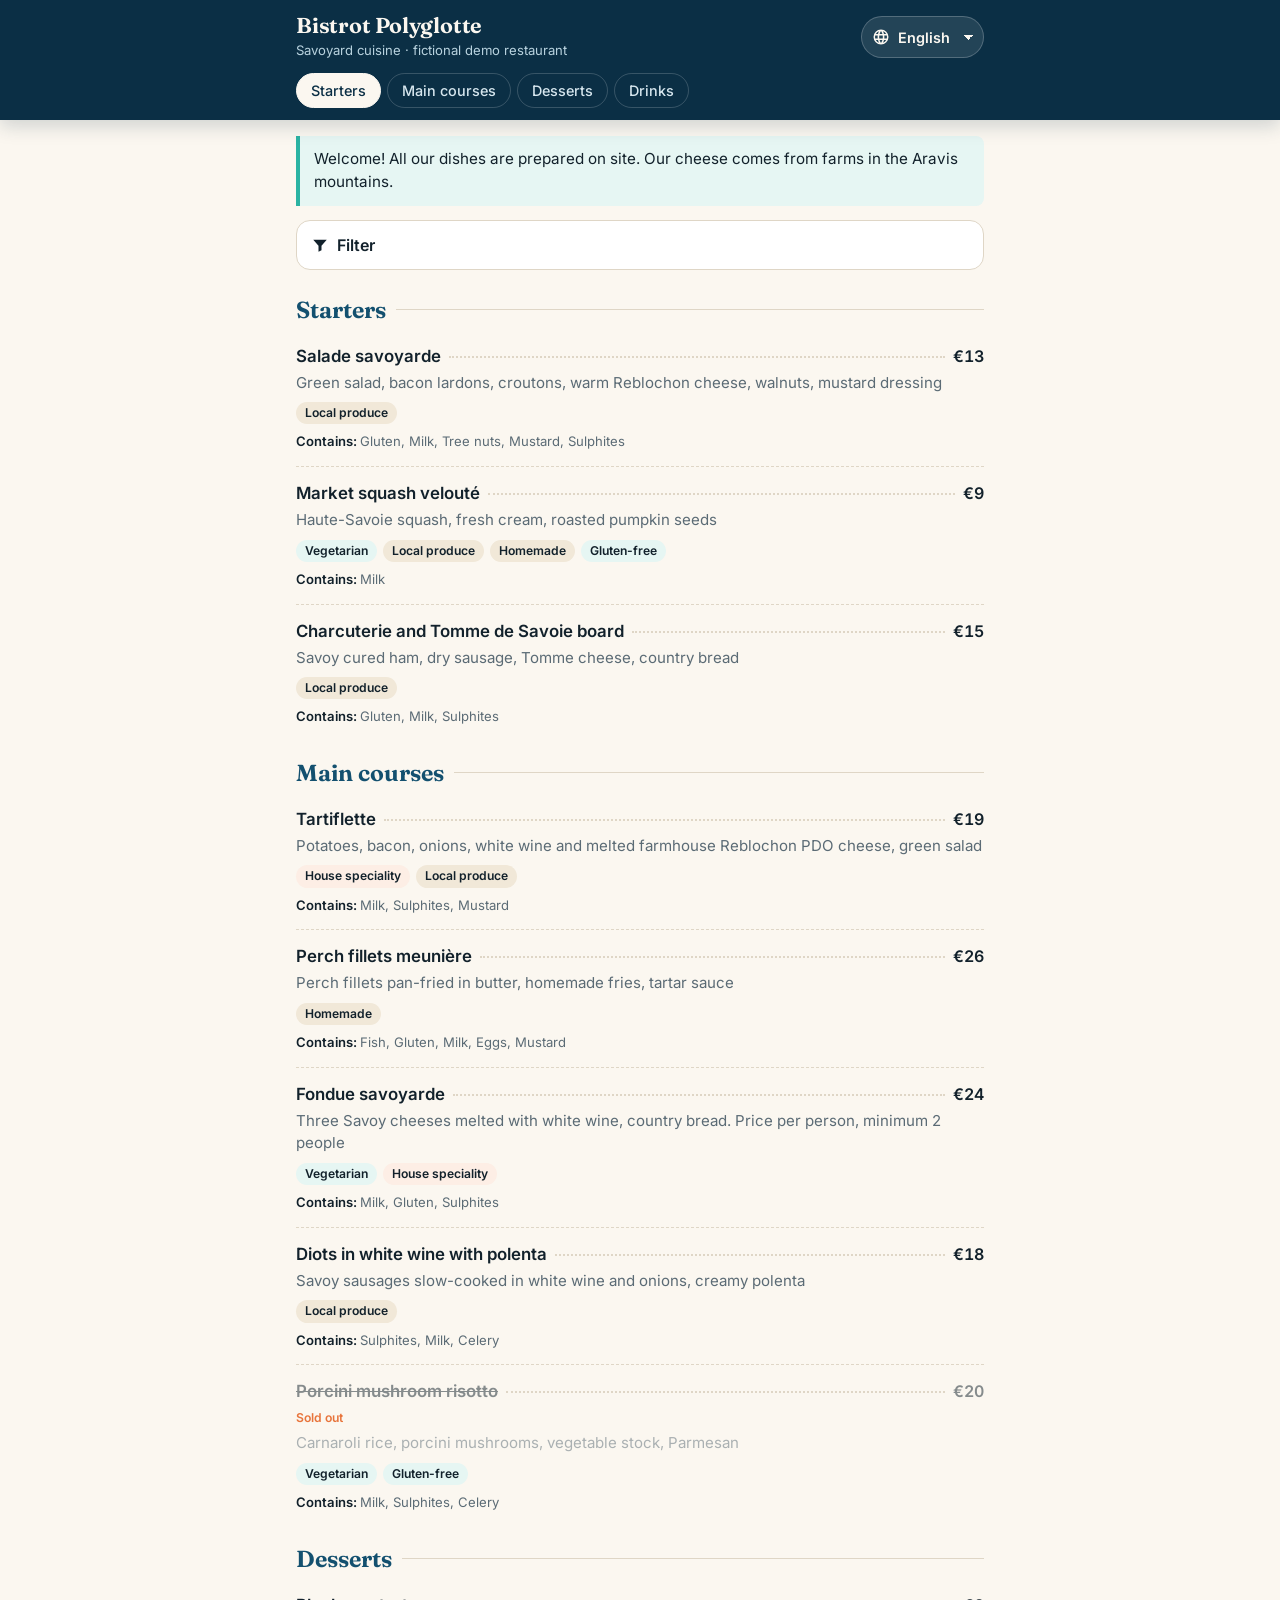
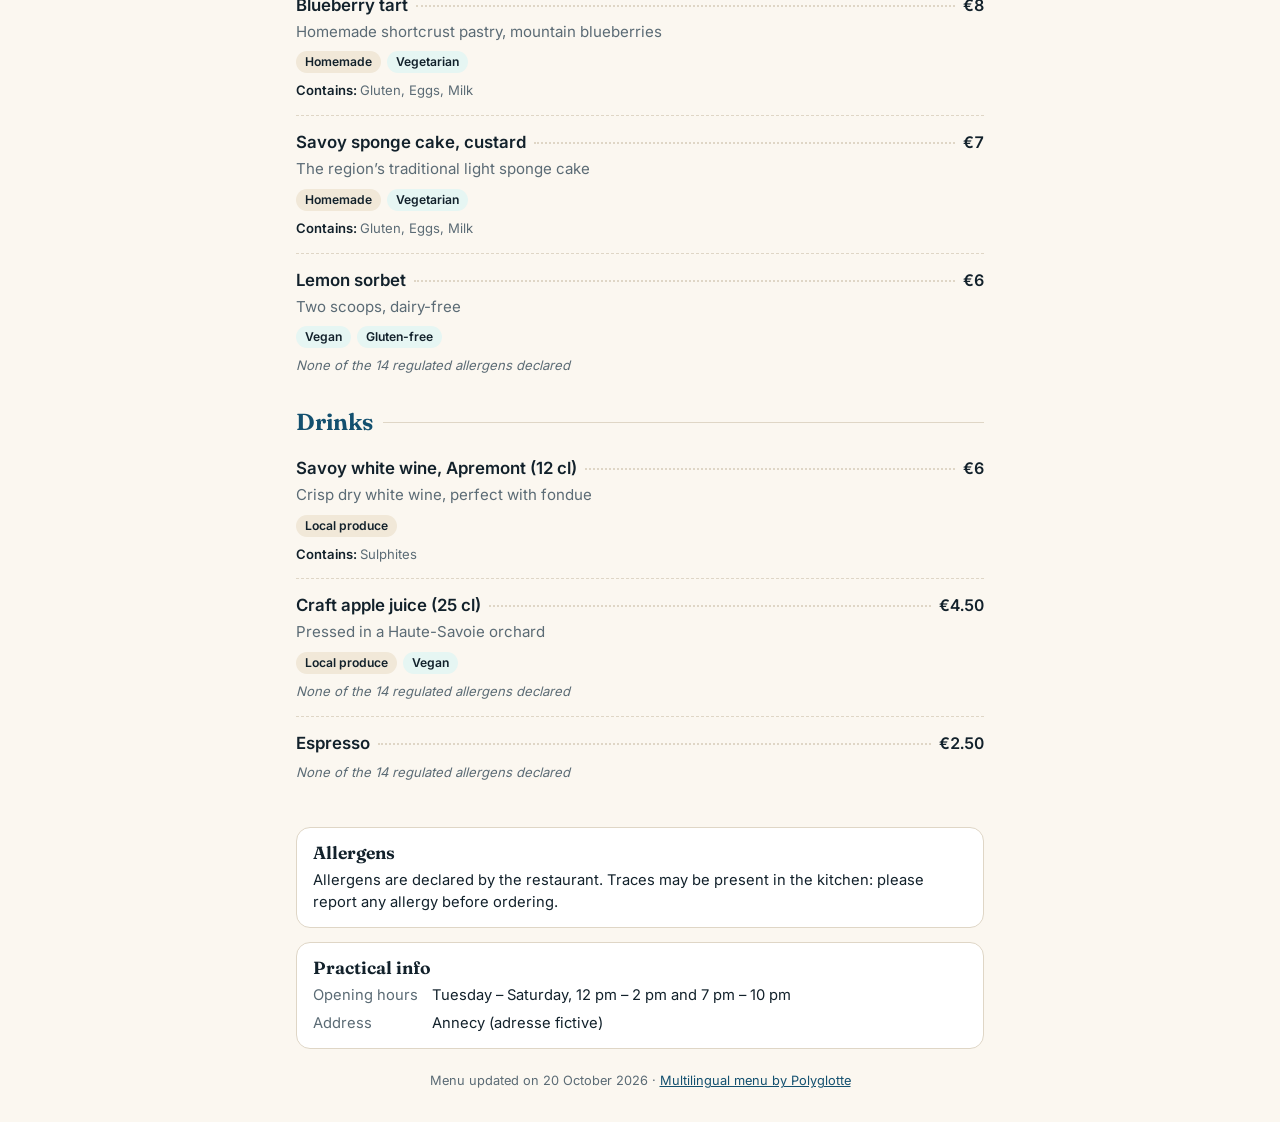
<file: menu/index.html>
<!doctype html>
<html lang="fr">
<head>
<meta charset="utf-8">
<meta name="viewport" content="width=device-width,initial-scale=1,viewport-fit=cover">
<title>Menu</title>
<meta name="description" content="Menu multilingue avec allergènes, par Polyglotte.">
<meta name="theme-color" content="#0b2f45">
<link rel="icon" href="data:image/svg+xml,%3Csvg xmlns='http://www.w3.org/2000/svg' viewBox='0 0 64 64'%3E%3Crect width='64' height='64' rx='16' fill='%2313506f'/%3E%3Cpath d='M18 46V18h15a10 10 0 0 1 0 20h-7v8z' fill='%23fbf7f0'/%3E%3Ccircle cx='46' cy='44' r='5' fill='%23e8743b'/%3E%3C/svg%3E">
<link rel="preload" href="../assets/fonts/inter-latin-wght-normal.woff2" as="font" type="font/woff2" crossorigin>
<link rel="stylesheet" href="../assets/fonts/fonts.css">
<link rel="stylesheet" href="../assets/css/tokens.css">
<link rel="stylesheet" href="menu.css">
</head>
<body>
<header class="entete">
  <div class="entete-in">
    <div class="titres">
      <h1 id="nom">…</h1>
      <p id="sous-titre" class="sous-titre"></p>
    </div>
    <label class="langue">
      <span class="sr" id="lbl-langue">Langue</span>
      <svg aria-hidden="true" viewBox="0 0 24 24" width="18" height="18"><path fill="currentColor" d="M12 2a10 10 0 1 0 0 20 10 10 0 0 0 0-20Zm6.9 6h-2.9a15.7 15.7 0 0 0-1.4-3.6A8 8 0 0 1 18.9 8ZM12 4c.8 1.2 1.5 2.5 1.9 4h-3.8c.4-1.5 1.1-2.8 1.9-4ZM4.3 14a8 8 0 0 1 0-4h3.3a16.5 16.5 0 0 0 0 4H4.3Zm.8 2h2.9c.3 1.3.8 2.5 1.4 3.6A8 8 0 0 1 5.1 16ZM8 8H5.1a8 8 0 0 1 4.3-3.6C8.8 5.5 8.3 6.7 8 8Zm4 12c-.8-1.2-1.5-2.5-1.9-4h3.8c-.4 1.5-1.1 2.8-1.9 4Zm2.3-6H9.7a14.7 14.7 0 0 1 0-4h4.6a14.7 14.7 0 0 1 0 4Zm.3 5.6c.6-1.1 1.1-2.3 1.4-3.6h2.9a8 8 0 0 1-4.3 3.6Zm1.8-5.6a16.5 16.5 0 0 0 0-4h3.3a8 8 0 0 1 0 4h-3.3Z"/></svg>
      <select id="langue" aria-labelledby="lbl-langue"></select>
    </label>
  </div>
  <nav class="onglets" id="onglets" aria-label="Sections"></nav>
</header>

<main id="contenu" class="contenu" aria-live="polite">
  <p class="etat" id="etat">Chargement du menu…</p>
</main>

<template id="tpl-filtres">
  <details class="filtres">
    <summary><span data-t="filtres"></span> <span class="compteur" hidden></span></summary>
    <div class="filtres-corps">
      <fieldset>
        <legend data-t="eviter"></legend>
        <div class="puces" data-groupe="allergenes"></div>
      </fieldset>
      <fieldset>
        <legend data-t="regime"></legend>
        <div class="puces" data-groupe="regimes"></div>
      </fieldset>
      <button type="button" class="lien" data-action="effacer" data-t="effacer"></button>
    </div>
  </details>
</template>

<footer class="pied" id="pied"></footer>

<script src="i18n.js"></script>
<script src="menu.js"></script>
</body>
</html>
</file>
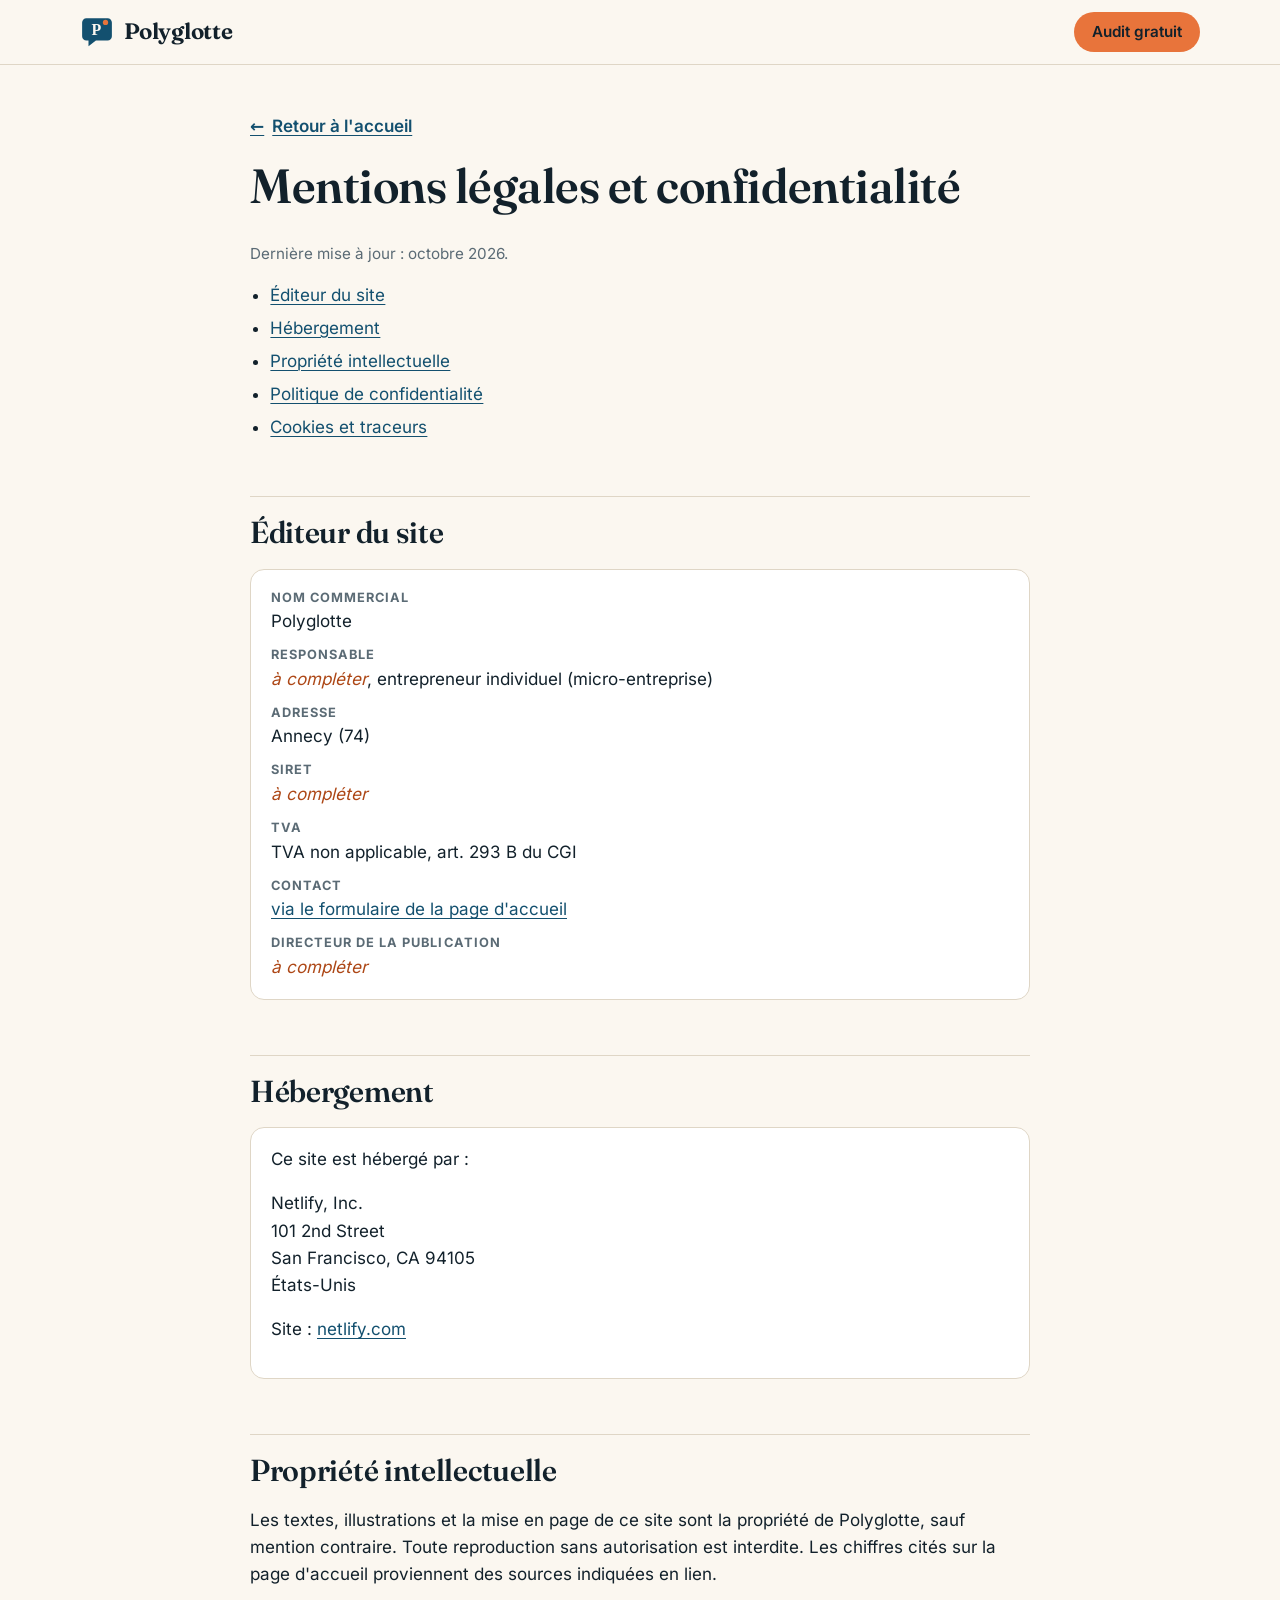
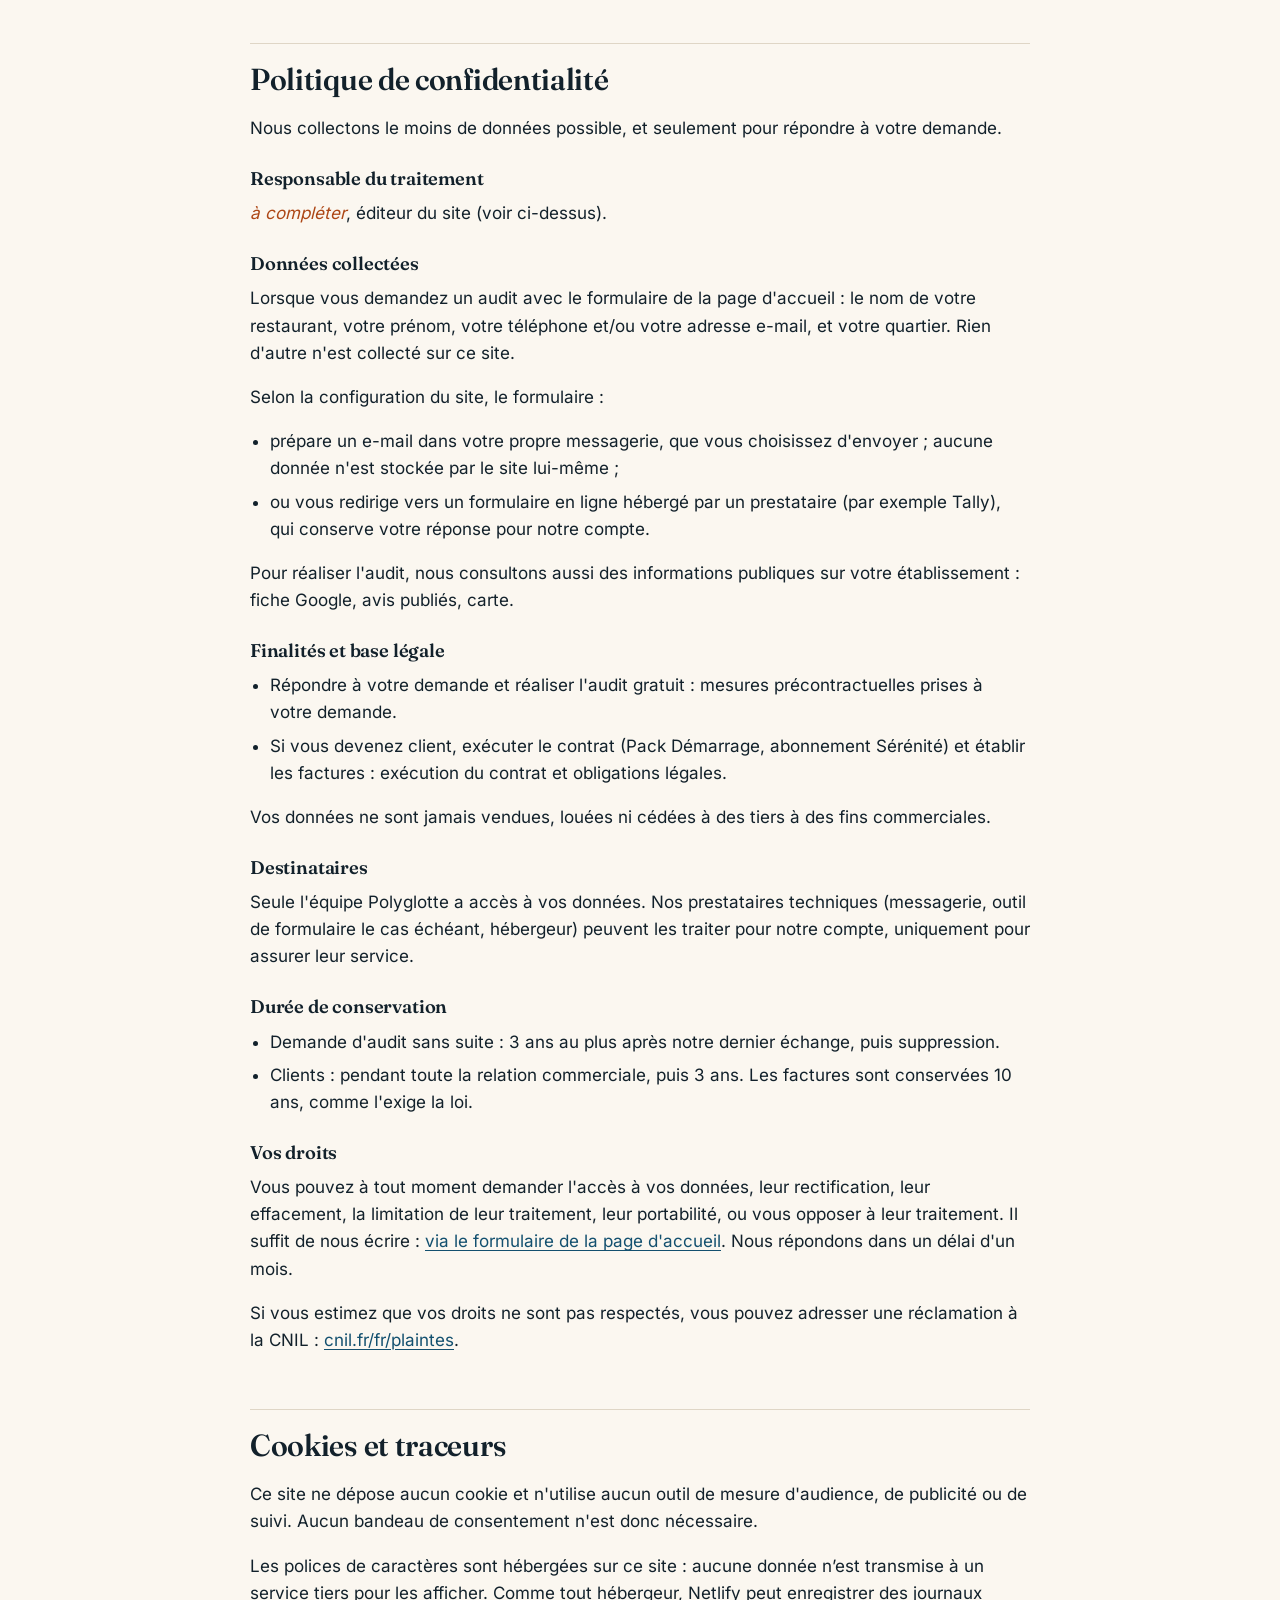
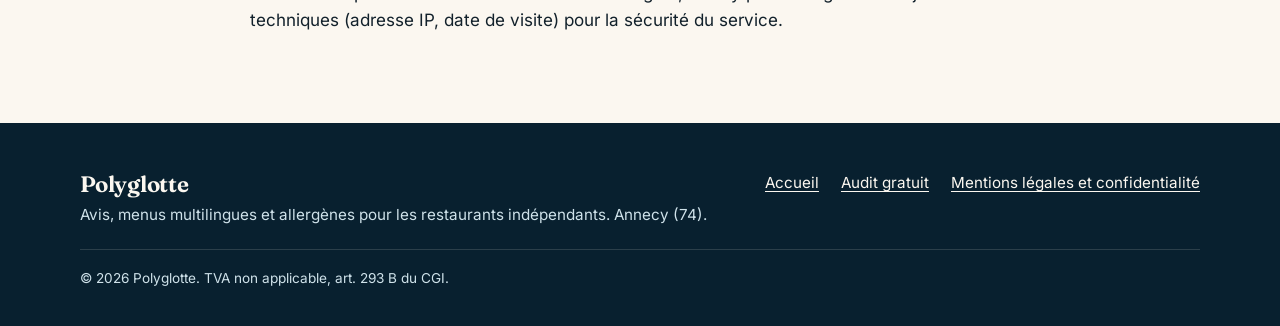
<file: mentions-legales.html>
<!doctype html>
<html lang="fr">
<head>
  <meta charset="utf-8">
  <meta name="viewport" content="width=device-width, initial-scale=1">
  <title>Mentions légales et confidentialité, Polyglotte</title>
  <meta name="description" content="Mentions légales du site Polyglotte et politique de confidentialité : éditeur, hébergeur, données collectées, durée de conservation et vos droits.">
  <meta name="theme-color" content="#0b2f45">
  <script>document.documentElement.classList.add("js");</script>
  <meta property="og:type" content="website">
  <meta property="og:locale" content="fr_FR">
  <meta property="og:site_name" content="Polyglotte">
  <meta property="og:title" content="Mentions légales et confidentialité, Polyglotte">
  <meta property="og:description" content="Éditeur, hébergeur, données personnelles et vos droits.">
  <link rel="icon" type="image/svg+xml" href="data:image/svg+xml,%3Csvg xmlns='http://www.w3.org/2000/svg' viewBox='0 0 64 64'%3E%3Cpath d='M12 6h40a8 8 0 0 1 8 8v26a8 8 0 0 1-8 8H30L16 59V48h-4a8 8 0 0 1-8-8V14a8 8 0 0 1 8-8z' fill='%2313506f'/%3E%3Ccircle cx='48' cy='14' r='5' fill='%23e8743b'/%3E%3Ctext x='31' y='38' font-family='Georgia,serif' font-size='30' font-weight='700' fill='%23fbf7f0' text-anchor='middle'%3EP%3C/text%3E%3C/svg%3E">
  <link rel="preload" href="assets/fonts/inter-latin-wght-normal.woff2" as="font" type="font/woff2" crossorigin>
  <link rel="stylesheet" href="assets/fonts/fonts.css">
  <link rel="stylesheet" href="assets/css/tokens.css">
  <link rel="stylesheet" href="assets/css/site.css">
</head>
<body>
  <a class="skip" href="#contenu">Aller au contenu</a>

  <header class="site-header">
    <div class="wrap site-header__in">
      <a class="logo" href="index.html" aria-label="Polyglotte, retour à l'accueil">
        <svg class="logo__mark" viewBox="0 0 64 64" aria-hidden="true" focusable="false">
          <path d="M12 6h40a8 8 0 0 1 8 8v26a8 8 0 0 1-8 8H30L16 59V48h-4a8 8 0 0 1-8-8V14a8 8 0 0 1 8-8z" fill="currentColor"/>
          <circle cx="48" cy="14" r="5" fill="var(--couchant)"/>
          <text x="31" y="38" font-family="Georgia, serif" font-size="30" font-weight="700" fill="var(--bg)" text-anchor="middle">P</text>
        </svg>
        <span class="logo__txt">Polyglotte</span>
      </a>
      <a class="btn btn--accent btn--sm" href="index.html#audit">Audit gratuit</a>
    </div>
  </header>

  <main id="contenu" class="page-legale">
    <div class="wrap">
      <a class="retour" href="index.html"><span aria-hidden="true">←</span> Retour à l'accueil</a>
      <h1>Mentions légales et confidentialité</h1>
      <p class="maj">Dernière mise à jour&nbsp;: octobre 2026.</p>

      <nav aria-label="Sommaire de la page">
        <ul>
          <li><a href="#editeur">Éditeur du site</a></li>
          <li><a href="#hebergeur">Hébergement</a></li>
          <li><a href="#propriete">Propriété intellectuelle</a></li>
          <li><a href="#confidentialite">Politique de confidentialité</a></li>
          <li><a href="#cookies">Cookies et traceurs</a></li>
        </ul>
      </nav>

      <h2 id="editeur">Éditeur du site</h2>
      <div class="bloc">
        <dl>
          <div><dt>Nom commercial</dt><dd>Polyglotte</dd></div>
          <div><dt>Responsable</dt><dd><span data-config-text="nomResponsable" data-empty="à compléter">à compléter</span>, entrepreneur individuel (micro-entreprise)</dd></div>
          <div><dt>Adresse</dt><dd><span data-config-text="adresse" data-empty="à compléter">Annecy (74)</span></dd></div>
          <div><dt>SIRET</dt><dd><span data-config-text="siret" data-empty="à compléter">à compléter</span></dd></div>
          <div><dt>TVA</dt><dd>TVA non applicable, art. 293&nbsp;B du CGI</dd></div>
          <div><dt>Contact</dt><dd>
            <a data-config="email" data-config-show data-fallback="index.html#audit" data-fallback-label="via le formulaire de la page d'accueil" href="index.html#audit">via le formulaire de la page d'accueil</a><span data-config-if="telephone">, ou par téléphone au <a data-config="telephone" data-config-show href="index.html#audit">téléphone</a></span>
          </dd></div>
          <div><dt>Directeur de la publication</dt><dd><span data-config-text="nomResponsable" data-empty="à compléter">à compléter</span></dd></div>
        </dl>
      </div>

      <h2 id="hebergeur">Hébergement</h2>
      <div class="bloc">
        <p>Ce site est hébergé par&nbsp;:</p>
        <p>Netlify, Inc.<br>101 2nd Street<br>San Francisco, CA 94105<br>États-Unis</p>
        <p>Site&nbsp;: <a href="https://www.netlify.com" rel="noopener">netlify.com</a></p>
      </div>

      <h2 id="propriete">Propriété intellectuelle</h2>
      <p>Les textes, illustrations et la mise en page de ce site sont la propriété de Polyglotte, sauf mention contraire. Toute reproduction sans autorisation est interdite. Les chiffres cités sur la page d'accueil proviennent des sources indiquées en lien.</p>

      <h2 id="confidentialite">Politique de confidentialité</h2>
      <p>Nous collectons le moins de données possible, et seulement pour répondre à votre demande.</p>

      <h3>Responsable du traitement</h3>
      <p><span data-config-text="nomResponsable" data-empty="à compléter">à compléter</span>, éditeur du site (voir ci-dessus).</p>

      <h3>Données collectées</h3>
      <p>Lorsque vous demandez un audit avec le formulaire de la page d'accueil&nbsp;: le nom de votre restaurant, votre prénom, votre téléphone et/ou votre adresse e-mail, et votre quartier. Rien d'autre n'est collecté sur ce site.</p>
      <p>Selon la configuration du site, le formulaire&nbsp;:</p>
      <ul>
        <li>prépare un e-mail dans votre propre messagerie, que vous choisissez d'envoyer&nbsp;; aucune donnée n'est stockée par le site lui-même&nbsp;;</li>
        <li>ou vous redirige vers un formulaire en ligne hébergé par un prestataire (par exemple Tally), qui conserve votre réponse pour notre compte.</li>
      </ul>
      <p>Pour réaliser l'audit, nous consultons aussi des informations publiques sur votre établissement&nbsp;: fiche Google, avis publiés, carte.</p>

      <h3>Finalités et base légale</h3>
      <ul>
        <li>Répondre à votre demande et réaliser l'audit gratuit&nbsp;: mesures précontractuelles prises à votre demande.</li>
        <li>Si vous devenez client, exécuter le contrat (Pack Démarrage, abonnement Sérénité) et établir les factures&nbsp;: exécution du contrat et obligations légales.</li>
      </ul>
      <p>Vos données ne sont jamais vendues, louées ni cédées à des tiers à des fins commerciales.</p>

      <h3>Destinataires</h3>
      <p>Seule l'équipe Polyglotte a accès à vos données. Nos prestataires techniques (messagerie, outil de formulaire le cas échéant, hébergeur) peuvent les traiter pour notre compte, uniquement pour assurer leur service.</p>

      <h3>Durée de conservation</h3>
      <ul>
        <li>Demande d'audit sans suite&nbsp;: 3 ans au plus après notre dernier échange, puis suppression.</li>
        <li>Clients&nbsp;: pendant toute la relation commerciale, puis 3 ans. Les factures sont conservées 10 ans, comme l'exige la loi.</li>
      </ul>

      <h3>Vos droits</h3>
      <p>Vous pouvez à tout moment demander l'accès à vos données, leur rectification, leur effacement, la limitation de leur traitement, leur portabilité, ou vous opposer à leur traitement. Il suffit de nous écrire&nbsp;:
        <a data-config="email" data-config-show data-fallback="index.html#audit" data-fallback-label="via le formulaire de la page d'accueil" href="index.html#audit">via le formulaire de la page d'accueil</a>.
        Nous répondons dans un délai d'un mois.</p>
      <p>Si vous estimez que vos droits ne sont pas respectés, vous pouvez adresser une réclamation à la CNIL&nbsp;: <a href="https://www.cnil.fr/fr/plaintes" rel="noopener">cnil.fr/fr/plaintes</a>.</p>

      <h2 id="cookies">Cookies et traceurs</h2>
      <p>Ce site ne dépose aucun cookie et n'utilise aucun outil de mesure d'audience, de publicité ou de suivi. Aucun bandeau de consentement n'est donc nécessaire.</p>
      <p>Les polices de caractères sont hébergées sur ce site&nbsp;: aucune donnée n’est transmise à un service tiers pour les afficher. Comme tout hébergeur, Netlify peut enregistrer des journaux techniques (adresse IP, date de visite) pour la sécurité du service.</p>
    </div>
  </main>

  <footer class="site-footer">
    <div class="wrap site-footer__in">
      <div class="site-footer__marque">
        <p class="logo logo--pied"><span class="logo__txt">Polyglotte</span></p>
        <p>Avis, menus multilingues et allergènes pour les restaurants indépendants. <span data-config-text="adresse"></span>.</p>
      </div>
      <ul class="site-footer__liens">
        <li><a href="index.html">Accueil</a></li>
        <li><a href="index.html#audit">Audit gratuit</a></li>
        <li><a href="mentions-legales.html" aria-current="page">Mentions légales et confidentialité</a></li>
      </ul>
      <p class="site-footer__legal">© <span data-annee>2026</span> Polyglotte. TVA non applicable, art. 293&nbsp;B du CGI.</p>
    </div>
  </footer>

  <script src="assets/js/config.js"></script>
  <script src="assets/js/site.js"></script>
</body>
</html>
</file>
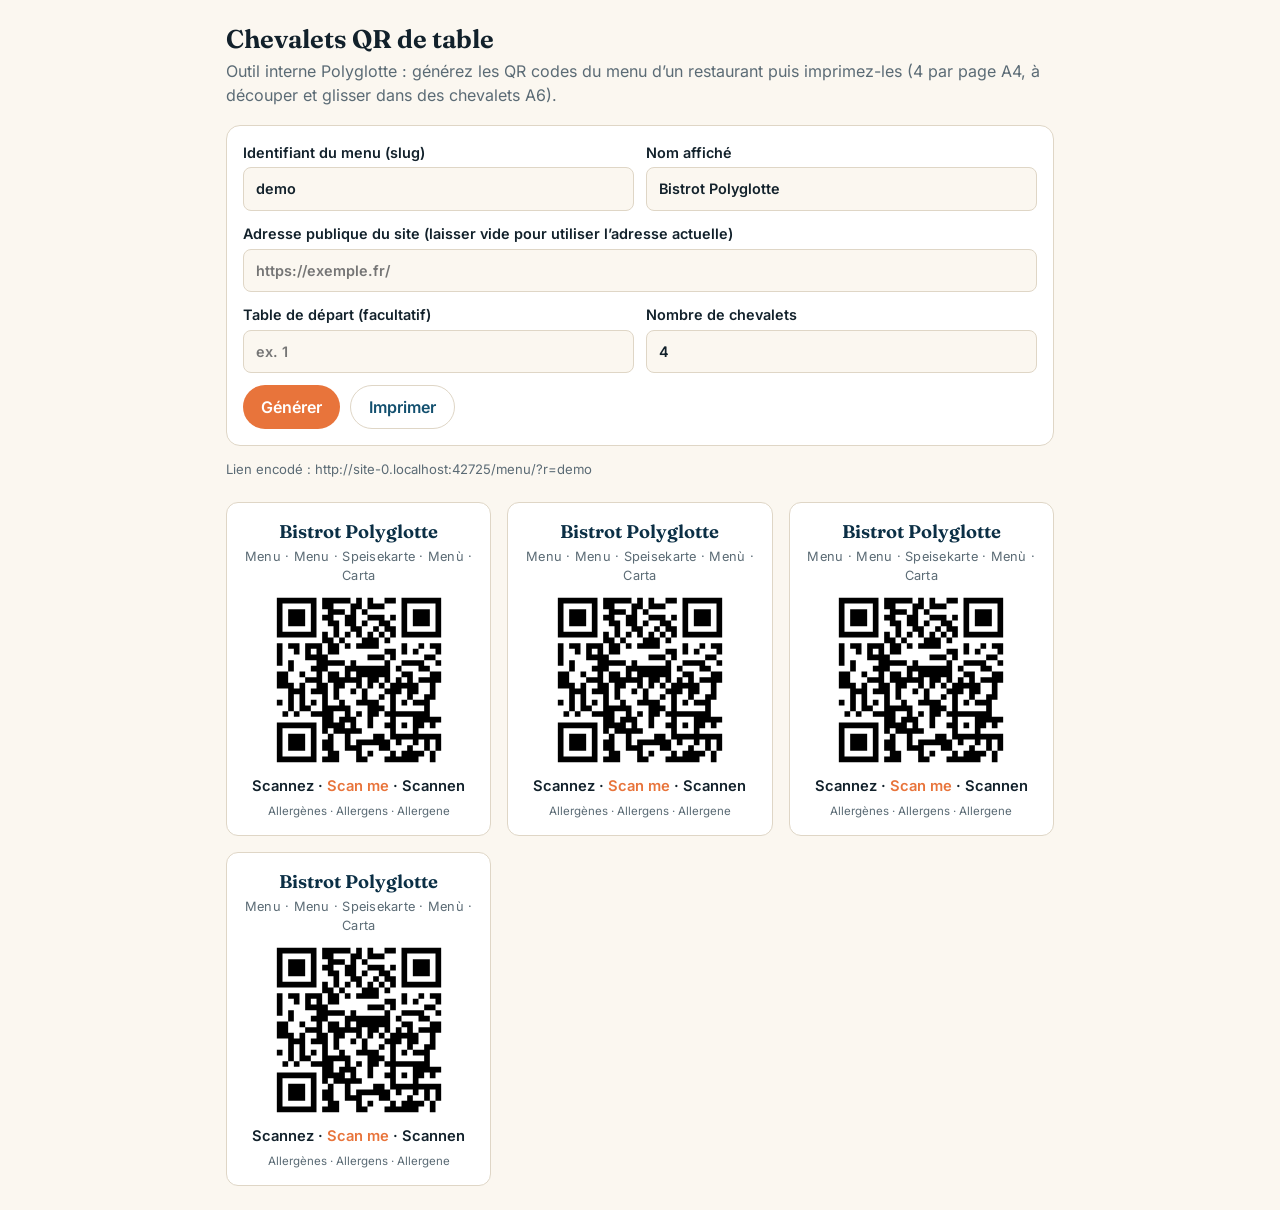
<file: menu/qr.html>
<!doctype html>
<html lang="fr">
<head>
<meta charset="utf-8">
<meta name="viewport" content="width=device-width,initial-scale=1">
<meta name="robots" content="noindex">
<title>Chevalets QR</title>
<link rel="icon" href="data:image/svg+xml,%3Csvg xmlns='http://www.w3.org/2000/svg' viewBox='0 0 64 64'%3E%3Crect width='64' height='64' rx='16' fill='%2313506f'/%3E%3Cpath d='M18 46V18h15a10 10 0 0 1 0 20h-7v8z' fill='%23fbf7f0'/%3E%3Ccircle cx='46' cy='44' r='5' fill='%23e8743b'/%3E%3C/svg%3E">
<link rel="preload" href="../assets/fonts/inter-latin-wght-normal.woff2" as="font" type="font/woff2" crossorigin>
<link rel="stylesheet" href="../assets/fonts/fonts.css">
<link rel="stylesheet" href="../assets/css/tokens.css">
<style>
  *, *::before, *::after { box-sizing: border-box; }
  body { margin: 0; background: var(--bg); color: var(--texte); font: 400 1rem/1.5 var(--f-texte); }
  .outil { max-width: 860px; margin: 0 auto; padding: 24px 16px; }
  h1 { font: 650 1.6rem/1.2 var(--f-titre); margin: 0 0 4px; }
  .aide { color: var(--texte-doux); margin: 0 0 18px; }
  form { display: grid; gap: 12px; grid-template-columns: 1fr; background: var(--surface); border: 1px solid var(--ligne); border-radius: var(--r-m); padding: 16px; }
  @media (min-width: 640px) { form { grid-template-columns: 1fr 1fr; } }
  label { display: grid; gap: 4px; font-weight: 600; font-size: .9rem; }
  input { font: inherit; padding: 10px 12px; border: 1px solid var(--ligne); border-radius: var(--r-s); background: var(--bg); color: var(--texte); min-width: 0; }
  .large { grid-column: 1 / -1; }
  .actions { display: flex; gap: 10px; flex-wrap: wrap; }
  button { font: 600 1rem var(--f-texte); padding: 11px 18px; border-radius: 999px; border: 0; cursor: pointer; background: var(--couchant); color: #fff; }
  button.secondaire { background: transparent; color: var(--primaire); border: 1px solid var(--ligne); }
  .url { font-size: .82rem; color: var(--texte-doux); word-break: break-all; margin: 14px 0 0; }

  .planche { display: grid; grid-template-columns: repeat(auto-fill, minmax(240px, 1fr)); gap: 16px; margin-top: 22px; }
  .chevalet {
    background: #fff; color: #12212b; border-radius: 12px; padding: 18px 16px 14px;
    text-align: center; border: 1px solid #dfd6c6; display: flex; flex-direction: column; align-items: center;
  }
  .chevalet .resto { font: 650 1.15rem/1.2 var(--f-titre); margin: 0; color: #0b2f45; }
  .chevalet .langs { font-size: .8rem; color: #5b6b75; margin: 4px 0 10px; letter-spacing: .02em; }
  .chevalet svg { width: 170px; height: 170px; display: block; }
  .chevalet .scan { font-weight: 600; margin: 10px 0 0; font-size: .92rem; }
  .chevalet .scan span { color: #e8743b; }
  .chevalet .allerg { font-size: .72rem; color: #5b6b75; margin: 6px 0 0; }

  @media print {
    @page { size: A4; margin: 10mm; }
    body { background: #fff; }
    .outil > :not(.planche) { display: none !important; }
    .outil { padding: 0; max-width: none; }
    .planche { grid-template-columns: 1fr 1fr; gap: 8mm; margin: 0; }
    .chevalet { height: 132mm; justify-content: center; border: 1px dashed #999; border-radius: 0; break-inside: avoid; }
    .chevalet svg { width: 70mm; height: 70mm; }
    .chevalet .resto { font-size: 18pt; }
  }
</style>
</head>
<body>
<main class="outil">
  <h1>Chevalets QR de table</h1>
  <p class="aide">Outil interne Polyglotte : générez les QR codes du menu d’un restaurant puis imprimez-les (4 par page A4, à découper et glisser dans des chevalets A6).</p>

  <form id="form">
    <label>Identifiant du menu (slug)
      <input id="slug" name="slug" required pattern="[a-z0-9\-]{1,60}" value="demo" autocomplete="off">
    </label>
    <label>Nom affiché
      <input id="resto" name="resto" value="Bistrot Polyglotte">
    </label>
    <label class="large">Adresse publique du site (laisser vide pour utiliser l’adresse actuelle)
      <input id="base" name="base" type="url" placeholder="https://exemple.fr/">
    </label>
    <label>Table de départ (facultatif)
      <input id="table" name="table" type="number" min="1" max="999" placeholder="ex. 1">
    </label>
    <label>Nombre de chevalets
      <input id="nombre" name="nombre" type="number" min="1" max="40" value="4">
    </label>
    <div class="actions large">
      <button type="submit">Générer</button>
      <button type="button" class="secondaire" id="imprimer">Imprimer</button>
    </div>
  </form>
  <p class="url" id="url"></p>

  <div class="planche" id="planche" aria-live="polite"></div>
</main>

<script src="../assets/vendor/qrcode.js"></script>
<script>
(function () {
  "use strict";
  var form = document.getElementById("form");
  var planche = document.getElementById("planche");

  function baseParDefaut() {
    return location.href.replace(/menu\/qr\.html.*$/, "");
  }

  function qrSvg(texte) {
    var qr = qrcode(0, "M");
    qr.addData(texte);
    qr.make();
    return qr.createSvgTag({ cellSize: 4, margin: 2, scalable: true });
  }

  function generer() {
    var slug = form.slug.value.trim().toLowerCase();
    if (!/^[a-z0-9-]{1,60}$/.test(slug)) { form.slug.reportValidity(); return; }
    var base = (form.base.value.trim() || baseParDefaut()).replace(/\/?$/, "/");
    var url = base + "menu/?r=" + encodeURIComponent(slug);
    var nombre = Math.min(40, Math.max(1, parseInt(form.nombre.value, 10) || 4));
    var table = parseInt(form.table.value, 10);
    document.getElementById("url").textContent = "Lien encodé : " + url;

    planche.textContent = "";
    for (var i = 0; i < nombre; i++) {
      var carte = document.createElement("div");
      carte.className = "chevalet";
      var h = document.createElement("p");
      h.className = "resto";
      h.textContent = form.resto.value.trim() || slug;
      var langs = document.createElement("p");
      langs.className = "langs";
      langs.textContent = "Menu · Menu · Speisekarte · Menù · Carta";
      var zone = document.createElement("div");
      zone.innerHTML = qrSvg(url);
      var svg = zone.firstElementChild;
      svg.setAttribute("role", "img");
      svg.setAttribute("aria-label", "QR code vers " + url);
      var scan = document.createElement("p");
      scan.className = "scan";
      scan.innerHTML = "Scannez · <span>Scan me</span> · Scannen";
      var allerg = document.createElement("p");
      allerg.className = "allerg";
      allerg.textContent = "Allergènes · Allergens · Allergene" + (isNaN(table) ? "" : " — Table " + (table + i));
      carte.append(h, langs, svg, scan, allerg);
      planche.appendChild(carte);
    }
  }

  form.addEventListener("submit", function (e) { e.preventDefault(); generer(); });
  document.getElementById("imprimer").addEventListener("click", function () { generer(); window.print(); });

  var p = new URLSearchParams(location.search);
  if (p.get("r")) form.slug.value = p.get("r");
  if (p.get("nom")) form.resto.value = p.get("nom");
  generer();
})();
</script>
</body>
</html>
</file>
<file: assets/fonts/fonts.css>
/* Polices auto-hébergées (aucune requête vers Google) — SIL Open Font License 1.1, voir LICENSE-*.txt */
@font-face {
  font-family: "Fraunces";
  font-style: normal;
  font-display: swap;
  font-weight: 100 900;
  src: url(fraunces-latin-opsz-normal.woff2) format("woff2-variations"), url(fraunces-latin-opsz-normal.woff2) format("woff2");
}
@font-face {
  font-family: "Fraunces";
  font-style: italic;
  font-display: swap;
  font-weight: 100 900;
  src: url(fraunces-latin-opsz-italic.woff2) format("woff2-variations"), url(fraunces-latin-opsz-italic.woff2) format("woff2");
}
@font-face {
  font-family: "Inter";
  font-style: normal;
  font-display: swap;
  font-weight: 100 900;
  src: url(inter-latin-wght-normal.woff2) format("woff2-variations"), url(inter-latin-wght-normal.woff2) format("woff2");
}
</file>
<file: assets/css/tokens.css>
/* Polyglotte — design tokens partagés (site, audit, menus QR) */
:root {
  --lac-900: #0b2f45;
  --lac-700: #13506f;
  --lac-500: #1f7a9c;
  --turquoise: #2bb3a3;
  --turquoise-50: #e6f6f3;
  --creme: #fbf7f0;
  --sable: #f1e8d8;
  --couchant: #e8743b;
  --couchant-50: #fdeee5;
  --encre: #12212b;
  --gris: #5b6b75;
  --ligne: #dfd6c6;
  --blanc: #ffffff;

  --bg: var(--creme);
  --surface: var(--blanc);
  --texte: var(--encre);
  --texte-doux: var(--gris);
  --accent: var(--couchant);
  --primaire: var(--lac-700);

  --f-titre: "Fraunces", Georgia, "Times New Roman", serif;
  --f-texte: "Inter", system-ui, -apple-system, "Segoe UI", Roboto, sans-serif;

  --r-s: 8px;
  --r-m: 14px;
  --r-l: 22px;
  --ombre: 0 1px 2px rgba(11, 47, 69, .06), 0 8px 24px rgba(11, 47, 69, .08);
  --max: 1120px;
}

@media (prefers-color-scheme: dark) {
  :root:not([data-theme="light"]) {
    --bg: #0d1a22;
    --surface: #13252f;
    --texte: #eef3f5;
    --texte-doux: #a8b8c0;
    --ligne: #24404e;
    --primaire: #6cc3d9;
    --sable: #1a2f3b;
    --turquoise-50: #123632;
    --couchant-50: #3a2216;
  }
}
:root[data-theme="dark"] {
  --bg: #0d1a22;
  --surface: #13252f;
  --texte: #eef3f5;
  --texte-doux: #a8b8c0;
  --ligne: #24404e;
  --primaire: #6cc3d9;
  --sable: #1a2f3b;
  --turquoise-50: #123632;
  --couchant-50: #3a2216;
}
</file>
<file: assets/css/site.css>
/* Polyglotte : styles du site vitrine.
 * Les couleurs, polices et rayons viennent de tokens.css (chargé avant ce
 * fichier par une balise <link>). Ici, seuls quelques jetons propres au
 * site sont ajoutés (accent lisible en texte, erreurs, focus).
 * Mobile d'abord : les règles de base visent ~360 px, puis on élargit.
 */

/* ---------- Jetons complémentaires (clair / sombre) ---------- */
:root {
  --accent-texte: #ad4716;      /* couchant assombri : 4,5:1 mini sur crème et sable */
  --erreur: #b42318;
  --focus: #1f7a9c;
  --champ-bord: #5b6b75;        /* bordure de champ, 3:1 mini sur la surface */
  --hero-doux: #cfe2ea;         /* texte secondaire sur fond lac */
  --fixe-creme: #fbf7f0;
  --fixe-encre: #12212b;
  color-scheme: light;
}
@media (prefers-color-scheme: dark) {
  :root:not([data-theme="light"]) {
    --accent-texte: #f4a273;
    --erreur: #ff9b8f;
    --focus: #6cc3d9;
    --champ-bord: #7f939d;
    color-scheme: dark;
  }
}
:root[data-theme="dark"] {
  --accent-texte: #f4a273;
  --erreur: #ff9b8f;
  --focus: #6cc3d9;
  --champ-bord: #7f939d;
  color-scheme: dark;
}

/* ---------- Base ---------- */
*, *::before, *::after { box-sizing: border-box; }
html { -webkit-text-size-adjust: 100%; scroll-behavior: smooth; scroll-padding-top: 80px; }
@media (prefers-reduced-motion: reduce) { html { scroll-behavior: auto; } }

body {
  margin: 0;
  background: var(--bg);
  color: var(--texte);
  font-family: var(--f-texte);
  font-size: 1.0625rem;
  line-height: 1.6;
  overflow-wrap: break-word;
  -webkit-font-smoothing: antialiased;
}

h1, h2, h3 {
  font-family: var(--f-titre);
  font-weight: 600;
  line-height: 1.15;
  letter-spacing: -0.01em;
  margin: 0 0 .6em;
  font-variation-settings: "opsz" 72;
}
h2 { font-size: clamp(1.8rem, 5.2vw, 2.75rem); }
h3 { font-size: 1.3rem; font-variation-settings: "opsz" 24; }
p { margin: 0 0 1em; }
ul, ol { margin: 0; padding: 0; }
img, svg { max-width: 100%; }

a { color: var(--primaire); text-underline-offset: 3px; text-decoration-thickness: 1px; }
a:hover { text-decoration-thickness: 2px; }

:focus-visible {
  outline: 3px solid var(--focus);
  outline-offset: 3px;
  border-radius: 4px;
}

.sr-only {
  position: absolute !important;
  width: 1px; height: 1px;
  padding: 0; margin: -1px;
  overflow: hidden; clip: rect(0 0 0 0);
  white-space: nowrap; border: 0;
}

.skip {
  position: absolute; left: 16px; top: -60px; z-index: 100;
  background: var(--lac-900); color: var(--fixe-creme);
  padding: 10px 16px; border-radius: var(--r-s); font-weight: 600;
}
.skip:focus { top: 12px; }

.wrap {
  width: 100%;
  max-width: calc(var(--max) + 48px);
  margin-inline: auto;
  padding-inline: 16px;
}
@media (min-width: 768px) { .wrap { padding-inline: 24px; } }

/* ---------- Boutons ---------- */
.btn {
  display: inline-flex; align-items: center; justify-content: center; gap: .5em;
  min-height: 48px; padding: 12px 22px;
  border-radius: 999px; border: 2px solid transparent;
  font: 600 1rem/1.2 var(--f-texte);
  text-align: center; text-decoration: none; cursor: pointer;
  transition: background-color .2s, color .2s, border-color .2s, transform .2s;
}
.btn:hover { transform: translateY(-1px); }
.btn--sm { min-height: 40px; padding: 8px 16px; font-size: .95rem; }
.btn--lg { min-height: 54px; padding: 14px 26px; font-size: 1.05rem; }
.btn--plein { width: 100%; }

.btn--accent { background: var(--couchant); color: var(--fixe-encre); }
.btn--accent:hover { background: #f08a55; }

.btn--contour { border-color: var(--primaire); color: var(--primaire); background: transparent; }
.btn--contour:hover { background: var(--primaire); color: var(--bg); }

.btn--ghost-clair { border-color: rgba(251, 247, 240, .75); color: var(--fixe-creme); background: transparent; }
.btn--ghost-clair:hover { background: var(--fixe-creme); color: var(--lac-900); }

@media (prefers-reduced-motion: reduce) { .btn { transition: none; } .btn:hover { transform: none; } }

/* ---------- Surtitre ---------- */
.eyebrow {
  display: inline-flex; align-items: center; gap: 10px;
  font-size: .8rem; font-weight: 700; letter-spacing: .12em; text-transform: uppercase;
  color: var(--accent-texte);
  margin-bottom: 14px;
}
.eyebrow::before {
  content: ""; width: 28px; height: 2px; border-radius: 2px; background: var(--turquoise);
}
.eyebrow--clair { color: #8fe0d4; }

/* ---------- En-tête ---------- */
.site-header {
  position: sticky; top: 0; z-index: 50;
  background: color-mix(in srgb, var(--bg) 92%, transparent);
  -webkit-backdrop-filter: saturate(1.4) blur(10px);
  backdrop-filter: saturate(1.4) blur(10px);
  border-bottom: 1px solid var(--ligne);
}
.site-header__in {
  display: flex; align-items: center; justify-content: space-between; gap: 16px;
  min-height: 64px; position: relative;
}
.logo {
  display: inline-flex; align-items: center; gap: 10px;
  color: var(--primaire); text-decoration: none;
}
.logo__mark { width: 34px; height: 34px; flex: none; }
.logo__txt { font-family: var(--f-titre); font-weight: 650; font-size: 1.4rem; letter-spacing: -.01em; color: var(--texte); }

.nav-toggle {
  display: none;
  align-items: center; gap: 10px;
  min-height: 44px; padding: 8px 14px;
  border: 1.5px solid var(--champ-bord); border-radius: 999px;
  background: var(--surface); color: var(--texte);
  font: 600 .95rem var(--f-texte); cursor: pointer;
}
.nav-toggle__bars, .nav-toggle__bars::before, .nav-toggle__bars::after {
  display: block; width: 18px; height: 2px; border-radius: 2px; background: currentColor;
  transition: transform .2s, opacity .2s;
}
.nav-toggle__bars { position: relative; }
.nav-toggle__bars::before, .nav-toggle__bars::after { content: ""; position: absolute; left: 0; }
.nav-toggle__bars::before { top: -6px; }
.nav-toggle__bars::after { top: 6px; }
.nav-toggle[aria-expanded="true"] .nav-toggle__bars { background: transparent; }
.nav-toggle[aria-expanded="true"] .nav-toggle__bars::before { transform: translateY(6px) rotate(45deg); }
.nav-toggle[aria-expanded="true"] .nav-toggle__bars::after { transform: translateY(-6px) rotate(-45deg); }

.nav__list { list-style: none; display: flex; flex-wrap: wrap; align-items: center; gap: 4px 20px; }
.nav__list a:not(.btn) {
  color: var(--texte); text-decoration: none; font-weight: 500; font-size: .98rem;
  padding: 8px 2px; display: inline-block;
}
.nav__list a:not(.btn):hover { color: var(--primaire); text-decoration: underline; }

/* Menu mobile (actif seulement si JavaScript est disponible) */
@media (max-width: 959px) {
  .js .nav-toggle { display: inline-flex; }
  .js .nav {
    display: none;
    position: absolute; left: 0; right: 0; top: 100%;
    background: var(--bg);
    border-bottom: 1px solid var(--ligne);
    box-shadow: var(--ombre);
    padding: 8px 16px 20px;
  }
  .js .nav.is-open { display: block; }
  .js .nav__list { flex-direction: column; align-items: stretch; gap: 0; }
  .js .nav__list a:not(.btn) { display: block; padding: 14px 4px; border-bottom: 1px solid var(--ligne); }
  .js .nav__cta { margin-top: 16px; }
  .js .nav__cta .btn { width: 100%; min-height: 48px; }
  .nav { width: 100%; }
  .site-header__in { flex-wrap: wrap; }
  .js .site-header__in { flex-wrap: nowrap; }
  :root:not(.js) .nav { padding-bottom: 10px; }
}

/* ---------- Hero ---------- */
.hero {
  position: relative;
  background:
    radial-gradient(120% 80% at 85% 10%, rgba(232, 116, 59, .18), transparent 60%),
    linear-gradient(180deg, var(--lac-900) 0%, var(--lac-700) 100%);
  color: var(--fixe-creme);
  overflow: hidden;
  --focus: #8fe0d4;
}
.hero__in {
  display: grid; gap: 32px;
  padding-top: 48px; padding-bottom: 32px;
}
.hero__titre {
  font-size: clamp(2.3rem, 9vw, 4.25rem);
  font-weight: 560;
  line-height: 1.05;
  letter-spacing: -.02em;
  font-variation-settings: "opsz" 144;
  margin-bottom: 20px;
}
.hero__titre em { font-style: italic; color: #f6a372; font-weight: 500; }
.hero__lead { font-size: 1.15rem; color: var(--hero-doux); max-width: 36em; }
.hero__lead strong { color: var(--fixe-creme); }
.hero__actions { display: flex; flex-direction: column; gap: 12px; margin: 28px 0 14px; }
.hero__note { font-size: .95rem; color: var(--hero-doux); margin: 0; }

.hero__art {
  position: relative;
  width: 100%; max-width: 520px; margin-inline: auto;
  aspect-ratio: 520 / 300;
  border-radius: var(--r-l);
  overflow: hidden;
  background: linear-gradient(180deg, #0f3a52 0%, #1b5574 100%);
  box-shadow: 0 24px 60px rgba(0, 0, 0, .28), inset 0 0 0 1px rgba(251, 247, 240, .08);
}
.hero__paysage { position: absolute; inset: 0; width: 100%; height: 100%; }

.bulle {
  position: absolute;
  font-family: var(--f-titre); font-style: italic; font-weight: 500;
  font-size: clamp(.85rem, 3.4vw, 1.1rem);
  background: var(--fixe-creme); color: var(--lac-900);
  padding: 6px 12px; border-radius: 16px 16px 16px 4px;
  box-shadow: 0 6px 18px rgba(0, 0, 0, .18);
  white-space: nowrap;
  animation: flotte 6s ease-in-out infinite;
}
.bulle--1 { left: 5%;  top: 11%; }
.bulle--2 { left: 36%; top: 5%;  animation-delay: -1.5s; background: #e6f6f3; }
.bulle--3 { right: 4%; top: 22%; animation-delay: -3s; border-radius: 16px 16px 4px 16px; }
.bulle--4 { left: 14%; top: 34%; animation-delay: -4.5s; background: #fdeee5; }
.bulle--5 { right: 30%; top: 40%; animation-delay: -2s; background: var(--couchant); color: var(--fixe-encre); font-weight: 600; }
@keyframes flotte { 0%, 100% { transform: translateY(0); } 50% { transform: translateY(-6px); } }
@media (prefers-reduced-motion: reduce) { .bulle { animation: none; } }

@media (min-width: 560px) {
  .hero__actions { flex-direction: row; flex-wrap: wrap; }
}
@media (min-width: 960px) {
  .hero__in { grid-template-columns: 1.3fr 1fr; align-items: center; gap: 48px; padding-top: 88px; padding-bottom: 72px; }
  .hero__art { max-width: none; }
}

/* ---------- Chiffres sourcés ---------- */
.chiffres { background: var(--surface); border-bottom: 1px solid var(--ligne); }
.chiffres__list { list-style: none; display: grid; gap: 0; }
.chiffres__list li {
  display: grid; gap: 2px;
  padding: 22px 0;
  border-bottom: 1px solid var(--ligne);
}
.chiffres__list li:last-child { border-bottom: 0; }
.chiffres__val { font-family: var(--f-titre); font-size: 2rem; font-weight: 600; color: var(--primaire); line-height: 1.1; }
.chiffres__lib { color: var(--texte); }
.chiffres__src { font-size: .85rem; color: var(--texte-doux); }
@media (min-width: 820px) {
  .chiffres__list { grid-template-columns: repeat(3, 1fr); }
  .chiffres__list li { padding: 28px 28px 28px 0; border-bottom: 0; border-right: 1px solid var(--ligne); }
  .chiffres__list li + li { padding-left: 28px; }
  .chiffres__list li:last-child { border-right: 0; }
}

/* ---------- Sections ---------- */
.section { padding: 64px 0; }
@media (min-width: 960px) { .section { padding: 96px 0; } }
.section--sable { background: var(--sable); }
.section--lac {
  background:
    radial-gradient(90% 70% at 0% 100%, rgba(43, 179, 163, .16), transparent 60%),
    var(--lac-900);
  color: var(--fixe-creme);
  --focus: #8fe0d4;
}
.section--lac p { color: var(--hero-doux); }
.section__head { max-width: 46em; margin-bottom: 36px; }
.section__lead { font-size: 1.1rem; color: var(--texte-doux); margin: 0; }

/* Le constat */
.cartes-pb { display: grid; gap: 16px; }
.carte-pb {
  background: var(--surface);
  border: 1px solid var(--ligne);
  border-radius: var(--r-l);
  padding: 24px;
  box-shadow: var(--ombre);
}
.carte-pb p { color: var(--texte-doux); margin: 0; }
.carte-pb__ico {
  width: 48px; height: 48px; border-radius: 14px;
  display: grid; place-items: center;
  background: var(--turquoise-50); color: var(--primaire);
  margin-bottom: 18px;
}
.carte-pb__ico svg { width: 26px; height: 26px; }
@media (min-width: 820px) { .cartes-pb { grid-template-columns: repeat(3, 1fr); gap: 24px; } .carte-pb { padding: 30px; } }

/* Méthode */
.methode { display: grid; gap: 40px; align-items: start; }
.etapes { list-style: none; display: grid; gap: 28px; position: relative; }
.etape { display: grid; grid-template-columns: 52px 1fr; gap: 18px; position: relative; }
.etape:not(:last-child)::after {
  content: ""; position: absolute; left: 25px; top: 58px; bottom: -22px;
  border-left: 2px dashed var(--champ-bord); opacity: .5;
}
.etape__num {
  width: 52px; height: 52px; border-radius: 50%;
  display: grid; place-items: center;
  font-family: var(--f-titre); font-size: 1.5rem; font-weight: 600;
  background: var(--surface); color: var(--accent-texte);
  border: 2px solid var(--couchant);
}
.etape h3 { margin: 10px 0 6px; }
.etape p { margin: 0; color: var(--texte-doux); }
.etape p strong { color: var(--texte); }

.audit-feuille {
  position: relative;
  background: var(--surface);
  border-radius: 6px;
  padding: 30px 24px 24px;
  box-shadow: 0 2px 4px rgba(11, 47, 69, .08), 0 18px 40px rgba(11, 47, 69, .14);
  transform: rotate(-1.2deg);
  max-width: 440px;
  margin-inline: auto;
  width: 100%;
}
.audit-feuille::before {
  content: ""; position: absolute; left: 0; right: 0; top: 0; height: 8px;
  background: repeating-linear-gradient(90deg, var(--couchant) 0 18px, transparent 18px 26px);
  border-radius: 6px 6px 0 0; opacity: .85;
}
.audit-feuille__tag {
  font-family: var(--f-titre); font-style: italic; font-size: 1.35rem;
  color: var(--primaire); margin-bottom: 14px;
}
.audit-feuille__list { list-style: none; display: grid; gap: 0; }
.audit-feuille__list li {
  display: flex; gap: 12px; align-items: flex-start;
  padding: 12px 0; border-bottom: 1px dashed var(--ligne);
}
.coche {
  flex: none; width: 22px; height: 22px; margin-top: 2px;
  border: 2px solid var(--primaire); border-radius: 6px; position: relative;
}
.coche::after {
  content: ""; position: absolute; left: 6px; top: 2px; width: 6px; height: 11px;
  border: solid var(--accent-texte); border-width: 0 2.5px 2.5px 0; transform: rotate(45deg);
}
.audit-feuille__pied { margin: 16px 0 0; font-size: .92rem; color: var(--texte-doux); }
@media (min-width: 900px) { .methode { grid-template-columns: 1.3fr 1fr; gap: 64px; } }
@media (prefers-reduced-motion: reduce) { .audit-feuille { transform: none; } }

/* Service vs logiciel */
.compare { display: grid; gap: 16px; }
.compare__col {
  border-radius: var(--r-l);
  padding: 26px 24px;
  border: 1px solid var(--ligne);
  background: var(--surface);
}
.compare__col--nous { background: var(--turquoise-50); border: 2px solid var(--turquoise); }
.compare__titre { font-size: 1.45rem; margin-bottom: 14px; }
.compare__col--nous .compare__titre { color: var(--primaire); }
.compare__list { margin: 0; display: grid; gap: 0; }
.compare__list > div { padding: 14px 0; border-top: 1px solid var(--ligne); }
.compare__list dt { font-size: .78rem; font-weight: 700; letter-spacing: .08em; text-transform: uppercase; color: var(--texte-doux); margin-bottom: 4px; }
.compare__list dd { margin: 0; }
.compare__col--nous dd { font-weight: 500; }
@media (min-width: 820px) { .compare { grid-template-columns: 1fr 1fr; gap: 24px; } .compare__col { padding: 32px; } }

/* ---------- Démo menu ---------- */
.demo { display: grid; gap: 40px; align-items: center; }
.demo h2 { color: var(--fixe-creme); }
.demo__points { list-style: none; display: grid; gap: 10px; margin: 0 0 22px; }
.demo__points li { display: flex; gap: 12px; align-items: baseline; color: var(--fixe-creme); }
.demo__points li::before {
  content: ""; flex: none; width: 9px; height: 9px; border-radius: 50%;
  background: var(--turquoise); transform: translateY(-1px);
}
.demo__essai { font-family: var(--f-titre); font-style: italic; font-size: 1.1rem; }
.demo__fig { margin: 0; display: grid; justify-items: center; gap: 14px; }
.demo__legende { font-size: .88rem; color: var(--hero-doux); text-align: center; max-width: 30em; }
@media (min-width: 900px) { .demo { grid-template-columns: 1fr 1fr; gap: 64px; } }

.phone {
  width: min(100%, 330px);
  border-radius: 44px;
  padding: 10px;
  background: linear-gradient(160deg, #22465a, #081c28);
  box-shadow: 0 30px 60px rgba(0, 0, 0, .35), inset 0 0 0 1px rgba(255, 255, 255, .08);
}
.phone__ecran {
  border-radius: 34px;
  background: var(--fixe-creme);
  color: var(--fixe-encre);
  padding: 0 16px 20px;
  min-height: 560px;
  overflow: hidden;
  font-size: .95rem;
  line-height: 1.45;
  --focus: #1f7a9c;
}
.pm-top { display: flex; justify-content: center; padding: 10px 0 6px; }
.pm-encoche { width: 92px; height: 22px; border-radius: 999px; background: #0b1e29; }
.pm-head {
  margin: 4px -16px 14px; padding: 14px 16px 16px;
  background: linear-gradient(135deg, var(--lac-700), var(--lac-900));
  color: var(--fixe-creme);
}
.pm-resto { font-family: var(--f-titre); font-size: 1.3rem; font-weight: 600; margin: 0; color: var(--fixe-creme) !important; }
.pm-sub { margin: 2px 0 0; font-size: .85rem; color: var(--hero-doux) !important; }
.pm-langs { display: flex; gap: 6px; margin-bottom: 16px; }
.pm-lang {
  flex: 1 1 0; min-width: 0; min-height: 38px;
  border: 1.5px solid #9aa9b1; border-radius: 999px;
  background: #ffffff; color: var(--fixe-encre);
  font: 700 .82rem var(--f-texte); letter-spacing: .04em; cursor: pointer;
  transition: background-color .15s, color .15s, border-color .15s;
}
.pm-lang:hover { border-color: var(--lac-700); }
.pm-lang[aria-pressed="true"] { background: var(--lac-700); border-color: var(--lac-700); color: var(--fixe-creme); }
.pm-titre {
  font-family: var(--f-titre); font-style: italic; font-size: 1.15rem; color: var(--lac-700) !important;
  margin: 0 0 6px; padding-bottom: 6px; border-bottom: 1px solid #dfd6c6;
}
.pm-plats { list-style: none; }
.pm-plat { padding: 12px 0; border-bottom: 1px dashed #dfd6c6; }
.pm-plat__l1 { display: flex; justify-content: space-between; gap: 10px; align-items: baseline; }
.pm-plat__nom { font-weight: 650; color: var(--fixe-encre); }
.pm-plat__prix { font-family: var(--f-titre); font-weight: 600; color: var(--lac-700); white-space: nowrap; }
.pm-plat__desc { margin: 3px 0 6px; font-size: .86rem; color: #4d5c66 !important; }
.pm-all { margin: 0; font-size: .78rem; color: #4d5c66 !important; display: flex; flex-wrap: wrap; gap: 4px; align-items: center; }
.pm-all__lib { font-weight: 600; margin-right: 2px; }
.pm-chip {
  display: inline-block; padding: 1px 8px; border-radius: 999px;
  background: #fdeee5; color: #8a3a12; font-weight: 600;
}
.pm-note { margin: 14px 0 0; font-size: .8rem; color: #4d5c66 !important; font-style: italic; }
.pm-plats.is-switching { opacity: .35; }
.pm-plats { transition: opacity .18s; }
@media (prefers-reduced-motion: reduce) { .pm-plats { transition: none; } }

/* ---------- Tarifs ---------- */
.tarifs { display: grid; gap: 20px; align-items: stretch; }
.tarif {
  position: relative;
  display: flex; flex-direction: column;
  background: var(--surface);
  border: 1px solid var(--ligne);
  border-radius: var(--r-l);
  padding: 28px 24px;
  box-shadow: var(--ombre);
}
.tarif--vedette { border: 2px solid var(--couchant); }
.tarif__badge {
  position: absolute; top: -14px; left: 24px;
  margin: 0; padding: 4px 12px; border-radius: 999px;
  background: var(--couchant); color: var(--fixe-encre);
  font-size: .78rem; font-weight: 700; letter-spacing: .06em; text-transform: uppercase;
}
.tarif__nom { font-size: 1.35rem; margin-bottom: 10px; }
.tarif__prix { display: flex; flex-wrap: wrap; align-items: baseline; gap: 4px 10px; margin-bottom: 8px; }
.tarif__montant { font-family: var(--f-titre); font-size: 2.6rem; font-weight: 600; line-height: 1; color: var(--primaire); }
.tarif__periode { color: var(--texte-doux); font-size: .95rem; }
.tarif__desc, .tarif__alt { color: var(--texte-doux); }
.tarif__fondateur {
  background: var(--couchant-50); color: var(--texte);
  border-radius: var(--r-s); padding: 10px 12px; font-size: .95rem;
}
.tarif__fondateur strong { color: var(--accent-texte); font-size: 1.1rem; }
.tarif__list { list-style: none; display: grid; gap: 10px; align-content: start; margin: 8px 0 26px; flex: 1; }
.tarif__list li { position: relative; padding-left: 28px; }
.tarif__list li::before {
  content: ""; position: absolute; left: 4px; top: .35em; width: 7px; height: 12px;
  border: solid var(--primaire); border-width: 0 2.5px 2.5px 0; transform: rotate(45deg);
}
.tarif .btn { width: 100%; }
@media (min-width: 900px) {
  .tarifs { grid-template-columns: repeat(3, 1fr); gap: 24px; }
  .tarif { padding: 34px 28px; }
  .tarif--vedette { transform: translateY(-10px); }
}

/* ---------- Offre fondateurs ---------- */
.fondateurs { display: grid; gap: 24px; align-items: stretch; }
.fondateurs__carte {
  position: relative; overflow: hidden;
  background: var(--lac-900); color: var(--fixe-creme);
  border-radius: var(--r-l);
  padding: 32px 24px;
  --focus: #8fe0d4;
}
.fondateurs__carte::after {
  content: ""; position: absolute; right: -70px; top: -70px;
  width: 200px; height: 200px; border-radius: 50%;
  background: radial-gradient(circle, rgba(232, 116, 59, .55), rgba(232, 116, 59, 0) 70%);
  pointer-events: none;
}
.fondateurs__carte > * { position: relative; z-index: 1; }
.fondateurs__carte .eyebrow { color: #f6a372; }
.fondateurs__carte h2 { font-size: clamp(1.6rem, 4.6vw, 2.3rem); }
.fondateurs__carte p { color: var(--hero-doux); }
.prix-barre s { color: #a9c0cb; font-weight: 400; text-decoration-thickness: 2px; }
.fondateurs__saison {
  background: var(--surface); border: 1px solid var(--ligne);
  border-radius: var(--r-l); padding: 28px 24px;
}
.fondateurs__saison p { color: var(--texte-doux); }
.saison { list-style: none; display: grid; gap: 10px; margin-top: 8px; }
.saison li {
  display: grid; grid-template-columns: 7.2em 1fr; gap: 10px; align-items: baseline;
  padding: 10px 0; border-top: 1px solid var(--ligne);
}
.saison__mois { font-family: var(--f-titre); font-weight: 600; color: var(--primaire); }
@media (min-width: 900px) {
  .fondateurs { grid-template-columns: 1.25fr 1fr; gap: 32px; }
  .fondateurs__carte { padding: 44px 40px; }
  .fondateurs__saison { padding: 36px 32px; }
}

/* ---------- Charte ---------- */
.charte { list-style: none; display: grid; gap: 16px; }
.charte__item {
  background: var(--surface);
  border: 1px solid var(--ligne);
  border-top: 4px solid var(--turquoise);
  border-radius: var(--r-m);
  padding: 22px 22px 18px;
}
.charte__item:first-child { border-top-color: var(--couchant); }
.charte__item h3 { font-size: 1.2rem; margin-bottom: 6px; }
.charte__item p { margin: 0; color: var(--texte-doux); }
@media (min-width: 640px) { .charte { grid-template-columns: 1fr 1fr; } }
@media (min-width: 1040px) { .charte { grid-template-columns: repeat(4, 1fr); gap: 20px; } }

/* ---------- FAQ ---------- */
.faq-wrap { max-width: calc(860px + 48px); }
.faq { display: grid; gap: 10px; }
.faq details {
  background: var(--surface);
  border: 1px solid var(--ligne);
  border-radius: var(--r-m);
}
.faq summary {
  list-style: none; cursor: pointer;
  position: relative;
  padding: 18px 56px 18px 20px;
  font-weight: 600; font-size: 1.05rem;
  border-radius: var(--r-m);
}
.faq summary::-webkit-details-marker { display: none; }
.faq summary::after {
  content: ""; position: absolute; right: 20px; top: 50%;
  width: 24px; height: 24px; margin-top: -12px; border-radius: 50%;
  background:
    linear-gradient(var(--primaire), var(--primaire)) center / 12px 2px no-repeat,
    linear-gradient(var(--primaire), var(--primaire)) center / 2px 12px no-repeat,
    var(--turquoise-50);
}
.faq details[open] summary::after {
  background:
    linear-gradient(var(--primaire), var(--primaire)) center / 12px 2px no-repeat,
    var(--turquoise-50);
}
.faq summary:hover { color: var(--primaire); }
.faq__rep { padding: 0 20px 18px; }
.faq__rep p { margin: 0; color: var(--texte-doux); }

/* ---------- Contact / formulaire ---------- */
.contact { display: grid; gap: 36px; align-items: start; }
.contact h2 { color: var(--fixe-creme); }
.contact__direct {
  margin-top: 28px; padding-top: 22px;
  border-top: 1px solid rgba(251, 247, 240, .2);
}
.contact__direct-titre { font-weight: 600; color: var(--fixe-creme) !important; }
.contact__liens { list-style: none; display: grid; gap: 8px; }
.lien-clair { color: var(--fixe-creme); font-weight: 500; display: inline-block; padding: 4px 0; }
.lien-clair:hover { color: #8fe0d4; }

.contact__form {
  background: var(--surface); color: var(--texte);
  border-radius: var(--r-l);
  padding: 24px 20px;
  box-shadow: 0 24px 50px rgba(0, 0, 0, .25);
  --focus: var(--lac-500);
}
@media (prefers-color-scheme: dark) { :root:not([data-theme="light"]) .contact__form { --focus: #6cc3d9; } }
:root[data-theme="dark"] .contact__form { --focus: #6cc3d9; }
.contact__form p { color: var(--texte-doux); }
.form { display: grid; gap: 16px; }
.form__intro { font-size: .9rem; margin: 0; }
.champ { display: grid; gap: 6px; min-width: 0; }
.champ label { font-weight: 600; font-size: .95rem; color: var(--texte); }
.req { color: var(--accent-texte); }
.champ input, .champ select {
  width: 100%; min-height: 48px;
  padding: 10px 14px;
  font: 400 1rem var(--f-texte);
  color: var(--texte);
  background: var(--bg);
  border: 1.5px solid var(--champ-bord);
  border-radius: var(--r-s);
}
.champ input:focus-visible, .champ select:focus-visible { border-color: var(--focus); outline-offset: 1px; }
.champ input[aria-invalid="true"] { border-color: var(--erreur); border-width: 2px; }
.champ__err { margin: 0; font-size: .9rem; font-weight: 500; color: var(--erreur) !important; }
.champ-duo { display: grid; gap: 16px; }
@media (min-width: 560px) { .champ-duo { grid-template-columns: 1fr 1fr; } }
.form__rgpd { font-size: .85rem; margin: 0; }
.form__msg {
  padding: 14px 16px;
  border-radius: var(--r-s);
  background: var(--turquoise-50);
  border-left: 4px solid var(--turquoise);
  color: var(--texte);
}
.form__msg p { color: var(--texte) !important; margin: 0 0 .4em; }
.form__msg p:last-child { margin: 0; }
.form__msg--alerte { background: var(--couchant-50); border-left-color: var(--couchant); }
.form__noscript { margin-top: 12px; }
@media (min-width: 900px) {
  .contact { grid-template-columns: 1fr 1.05fr; gap: 64px; }
  .contact__form { padding: 34px 32px; }
}

/* ---------- Pied de page ---------- */
.site-footer {
  background: #08202f; color: var(--hero-doux);
  padding: 44px 0 36px;
  font-size: .95rem;
  --focus: #8fe0d4;
}
.site-footer__in { display: grid; gap: 22px; }
.logo--pied { margin: 0 0 6px; }
.logo--pied .logo__txt { color: var(--fixe-creme); }
.site-footer p { margin: 0; }
.site-footer__liens { list-style: none; display: flex; flex-wrap: wrap; gap: 6px 22px; }
.site-footer a { color: var(--fixe-creme); display: inline-block; padding: 4px 0; }
.site-footer__legal { font-size: .85rem; padding-top: 18px; border-top: 1px solid rgba(251, 247, 240, .14); }
@media (min-width: 900px) {
  .site-footer__in { grid-template-columns: 1.4fr 1fr; align-items: start; }
  .site-footer__liens { justify-content: flex-end; }
  .site-footer__legal { grid-column: 1 / -1; }
}

/* ---------- Page « Mentions légales » ---------- */
.page-legale { padding: 48px 0 72px; }
.page-legale .wrap { max-width: calc(780px + 48px); }
.page-legale h1 { font-size: clamp(2rem, 6vw, 3rem); }
.page-legale h2 { font-size: clamp(1.4rem, 4vw, 1.9rem); margin-top: 1.8em; padding-top: .6em; border-top: 1px solid var(--ligne); }
.page-legale h3 { font-size: 1.15rem; margin-top: 1.4em; }
.page-legale ul { padding-left: 1.2em; margin: 0 0 1em; }
.page-legale li { margin-bottom: .35em; }
.page-legale .bloc {
  background: var(--surface); border: 1px solid var(--ligne);
  border-radius: var(--r-m); padding: 18px 20px; margin: 0 0 1em;
}
.page-legale dl { margin: 0; display: grid; gap: 10px; }
.page-legale dt { font-size: .8rem; font-weight: 700; letter-spacing: .08em; text-transform: uppercase; color: var(--texte-doux); }
.page-legale dd { margin: 0; }
.a-completer { color: var(--accent-texte); font-style: italic; }
.page-legale .maj { color: var(--texte-doux); font-size: .95rem; }
.retour { display: inline-flex; align-items: center; gap: 8px; font-weight: 600; margin-bottom: 18px; }
</file>
<file: audit/audit.css>
/* Polyglotte — outil d'audit terrain. Mobile d'abord. Tokens : ../assets/css/tokens.css */

*, *::before, *::after { box-sizing: border-box; }
html { -webkit-text-size-adjust: 100%; scroll-padding-top: 72px; scroll-padding-bottom: 96px; }
body {
  margin: 0;
  background: var(--bg);
  color: var(--texte);
  font: 400 16px/1.5 var(--f-texte);
}
h1, h2, h3 { font-family: var(--f-titre); font-weight: 700; line-height: 1.15; margin: 0; }
button, input, select, textarea { font: inherit; color: inherit; }
code { font-size: .9em; }
:focus-visible { outline: 3px solid var(--turquoise); outline-offset: 2px; }
[hidden] { display: none !important; }
.visually-hidden {
  position: absolute !important; width: 1px; height: 1px; padding: 0; margin: -1px;
  overflow: hidden; clip: rect(0 0 0 0); white-space: nowrap; border: 0;
}
.lien-evitement {
  position: absolute; left: 8px; top: -60px; z-index: 50;
  background: var(--primaire); color: var(--bg); padding: 8px 14px; border-radius: var(--r-s);
}
.lien-evitement:focus { top: 8px; }

/* Couleurs propres à l'interface (s'appuient sur les tokens) */
:root {
  --champ-bg: var(--surface);
  --champ-bord: var(--ligne);
  --erreur: #b3261e;
}
@media (prefers-color-scheme: dark) {
  :root:not([data-theme="light"]) { --erreur: #ff8a80; --champ-bg: #0f2029; }
}
:root[data-theme="dark"] { --erreur: #ff8a80; --champ-bg: #0f2029; }

/* ---------------- Barre du haut ---------------- */
.barre {
  position: sticky; top: 0; z-index: 20;
  background: var(--surface);
  border-bottom: 1px solid var(--ligne);
}
.barre__inner {
  max-width: 1360px; margin: 0 auto; padding: 10px 16px;
  display: flex; align-items: center; justify-content: space-between; gap: 12px;
}
.marque { margin: 0; display: flex; align-items: baseline; gap: 8px; min-width: 0; }
.marque__nom { font-family: var(--f-titre); font-weight: 700; font-size: 1.25rem; color: var(--primaire); }
.marque__outil { font-size: .8rem; color: var(--texte-doux); white-space: nowrap; }
.onglets { display: flex; gap: 4px; background: var(--bg); padding: 4px; border-radius: 999px; border: 1px solid var(--ligne); }
.onglet {
  border: 0; background: transparent; padding: 8px 14px; border-radius: 999px; cursor: pointer;
  font-weight: 600; font-size: .9rem; color: var(--texte-doux); min-height: 40px; white-space: nowrap;
}
@media (max-width: 420px) {
  .marque__outil { display: none; }
  .onglet { padding: 8px 12px; }
}
.onglet[aria-current="page"] { background: var(--primaire); color: var(--bg); }
.onglet__compte {
  display: inline-block; min-width: 1.5em; padding: 0 .4em; margin-left: 2px;
  border-radius: 999px; background: var(--couchant-50); color: var(--texte); font-size: .75rem; text-align: center;
}
.onglet[aria-current="page"] .onglet__compte { background: rgba(255,255,255,.25); color: inherit; }

.alerte {
  max-width: 1360px; margin: 12px auto 0; padding: 10px 14px; border-radius: var(--r-s);
  background: var(--couchant-50); border: 1px solid var(--couchant); font-size: .9rem;
  width: calc(100% - 32px);
}
.alerte--douce { background: var(--turquoise-50); border-color: var(--turquoise); }

main { max-width: 1360px; margin: 0 auto; padding: 16px 16px 120px; }

/* ---------------- Disposition audit ---------------- */
.disposition { display: grid; gap: 24px; }
.disposition > * { min-width: 0; }
@media (min-width: 1024px) {
  .disposition { grid-template-columns: minmax(380px, 460px) 1fr; align-items: start; }
  .apercu { position: sticky; top: 76px; }
  main { padding-bottom: 40px; }
}

.formulaire__tete { margin-bottom: 12px; }
.formulaire__tete h1 { font-size: 1.6rem; }
.aide { margin: 4px 0 0; font-size: .85rem; color: var(--texte-doux); }
.aide-inline { font-weight: 400; color: var(--texte-doux); font-size: .85rem; }

.bloc {
  border: 1px solid var(--ligne); border-radius: var(--r-m); background: var(--surface);
  margin: 0 0 14px; padding: 12px 14px 14px; min-width: 0;
}
.bloc > legend {
  font-family: var(--f-titre); font-weight: 700; font-size: 1.05rem; padding: 0 6px; margin-left: -6px;
}
.sous-bloc { border: 0; padding: 0; margin: 12px 0 0; min-width: 0; }
.sous-bloc > legend { font-weight: 600; font-size: .9rem; padding: 0; margin-bottom: 6px; }

.champ { margin-top: 10px; min-width: 0; }
.champ label { display: block; font-weight: 600; font-size: .9rem; margin-bottom: 4px; }
.requis { color: var(--accent); }
.rangee { display: grid; grid-template-columns: 1fr 1fr; gap: 0 12px; }
.rangee--3 { grid-template-columns: repeat(3, 1fr); }
.rangee--3 .champ label { font-size: .8rem; min-height: 2.4em; display: flex; align-items: flex-end; }

input[type="text"], input[type="number"], input[type="date"], select, textarea {
  width: 100%; min-height: 44px; padding: 9px 11px;
  border: 1px solid var(--champ-bord); border-radius: var(--r-s); background: var(--champ-bg);
  font-size: 16px; /* évite le zoom iOS */
}
textarea { resize: vertical; min-height: 80px; }
input[aria-invalid="true"] { border-color: var(--erreur); box-shadow: 0 0 0 1px var(--erreur); }
.erreur { margin: 4px 0 0; color: var(--erreur); font-size: .82rem; font-weight: 600; min-height: 0; }
.erreur:empty { display: none; }

/* Puces de langues, options radio, bascules : grandes cibles tactiles */
.puces, .choix { display: flex; flex-wrap: wrap; gap: 8px; }
.puce, .option, .bascule { position: relative; cursor: pointer; }
.puce, .option { display: inline-flex; }
.puce input, .option input {
  position: absolute; opacity: 0; width: 100%; height: 100%; inset: 0; margin: 0; cursor: pointer;
}
.puce span, .option span {
  display: inline-flex; align-items: center; justify-content: center; min-height: 44px; min-width: 52px;
  padding: 0 14px; border: 1px solid var(--champ-bord); border-radius: 999px; background: var(--champ-bg);
  font-weight: 600; font-size: .9rem;
}
.puce input:checked + span, .option input:checked + span {
  background: var(--primaire); border-color: var(--primaire); color: var(--bg);
}
.puce input:focus-visible + span, .option input:focus-visible + span { outline: 3px solid var(--turquoise); outline-offset: 2px; }
.bascules { display: grid; gap: 8px; }
.bascule {
  display: flex; align-items: center; gap: 10px; min-height: 44px; padding: 6px 12px;
  border: 1px solid var(--champ-bord); border-radius: var(--r-s); background: var(--champ-bg);
}
.bascule input { width: 22px; height: 22px; accent-color: var(--primaire); flex: none; margin: 0; }
@media (min-width: 480px) { .bascules { grid-template-columns: 1fr 1fr; } }

/* Boutons */
.btn {
  display: inline-flex; align-items: center; justify-content: center; gap: 6px;
  min-height: 46px; padding: 0 18px; border-radius: 999px; border: 1px solid transparent;
  font-weight: 600; font-size: .95rem; cursor: pointer; text-decoration: none; white-space: nowrap;
}
.btn--primaire { background: var(--primaire); color: var(--bg); }
.btn--accent { background: var(--accent); color: #fff; }
.btn--discret { background: var(--surface); border-color: var(--ligne); color: var(--texte); }
.btn--petit { min-height: 38px; padding: 0 12px; font-size: .85rem; background: var(--surface); border-color: var(--ligne); }
.btn--danger { color: var(--erreur); }
.btn--fichier { position: relative; }
.btn--fichier:focus-within { outline: 3px solid var(--turquoise); outline-offset: 2px; }
.btn:hover { filter: brightness(1.06); }

.barre-actions {
  position: fixed; left: 0; right: 0; bottom: 0; z-index: 15;
  display: grid; grid-template-columns: 1fr 1fr auto; gap: 8px;
  padding: 10px 16px calc(10px + env(safe-area-inset-bottom));
  background: var(--surface); border-top: 1px solid var(--ligne);
  box-shadow: 0 -6px 20px rgba(0,0,0,.08);
}
.barre-actions .btn { min-width: 0; padding: 0 12px; }
@media (min-width: 1024px) {
  .barre-actions { position: static; box-shadow: none; border: 0; padding: 4px 0 0; background: transparent; display: flex; flex-wrap: wrap; }
}
@media (max-width: 420px) { .masque-mobile { display: none; } }
.statut-action { min-height: 1.4em; margin: 8px 0 0; font-size: .9rem; color: var(--primaire); font-weight: 600; }

/* ---------------- Aperçu A4 ---------------- */
.apercu__tete { display: flex; align-items: baseline; justify-content: space-between; margin-bottom: 10px; }
.apercu__tete h2 { font-size: 1.15rem; }
.score-live { margin: 0; color: var(--texte-doux); }
.score-live strong { font-family: var(--f-titre); font-size: 1.5rem; color: var(--primaire); }
.apercu__cadre { position: relative; overflow: hidden; border-radius: 6px; width: 100%; }

/* ================================================================
   La feuille : toujours « papier » clair, indépendamment du thème.
   ================================================================ */
.feuille {
  --p-encre: #12212b; --p-doux: #4f5f69; --p-ligne: #dfd6c6; --p-lac: #13506f; --p-lac9: #0b2f45;
  --p-turq: #2bb3a3; --p-turq50: #e6f6f3; --p-couch: #e8743b; --p-couch50: #fdeee5; --p-creme: #fbf7f0; --p-sable: #f1e8d8;
  width: 210mm; height: 297mm; overflow: hidden;
  padding: 12mm 14mm 10mm;
  background: #fff; color: var(--p-encre);
  font: 400 9.4pt/1.38 var(--f-texte);
  transform-origin: top left;
  box-shadow: var(--ombre);
  display: flex; flex-direction: column; gap: 4.2mm;
  -webkit-print-color-adjust: exact; print-color-adjust: exact;
}
.feuille p { margin: 0; }
.f-tete {
  display: flex; justify-content: space-between; align-items: flex-start;
  border-bottom: 2px solid var(--p-lac); padding-bottom: 3mm;
}
.f-marque { font-family: var(--f-titre); font-weight: 700; font-size: 17pt; color: var(--p-lac); letter-spacing: -.01em; }
.f-baseline { font-size: 8.4pt; color: var(--p-doux); }
.f-date { text-align: right; font-weight: 700; font-size: 9pt; color: var(--p-couch); text-transform: uppercase; letter-spacing: .06em; }
.f-date span { color: var(--p-doux); font-weight: 500; text-transform: none; letter-spacing: 0; }

.f-surtitre { font-size: 8pt; font-weight: 700; text-transform: uppercase; letter-spacing: .1em; color: var(--p-doux); }
.f-nom {
  font-family: var(--f-titre); font-size: 24pt; font-weight: 700; color: var(--p-lac9); margin: 1mm 0 .5mm;
  overflow: hidden; text-overflow: ellipsis; white-space: nowrap;
}
.f-lieu { font-size: 10pt; color: var(--p-doux); }

.f-synthese { display: grid; grid-template-columns: 44mm 1fr; gap: 5mm; align-items: stretch; }
.f-score {
  background: var(--p-creme); border: 1px solid var(--p-ligne); border-radius: 4mm; padding: 4mm 3mm;
  display: flex; flex-direction: column; align-items: center; justify-content: center; text-align: center;
}
.f-score__anneau {
  width: 31mm; height: 31mm; border-radius: 50%;
  background: conic-gradient(var(--p-couch) var(--angle), var(--p-sable) 0);
  display: grid; place-items: center;
}
.f-score__val {
  width: 24mm; height: 24mm; border-radius: 50%; background: #fff;
  display: grid; place-items: center; align-content: center;
  font-family: var(--f-titre); font-weight: 700; font-size: 22pt; color: var(--p-lac9); line-height: 1;
}
.f-score__val small { font-family: var(--f-texte); font-size: 7.5pt; font-weight: 600; color: var(--p-doux); margin-top: .6mm; }
.f-score__lib { margin-top: 2.5mm !important; font-weight: 700; font-size: 9pt; color: var(--p-lac); }
.f-score__niv { font-size: 8pt; color: var(--p-doux); }

.f-faits { margin: 0; display: grid; grid-template-columns: repeat(3, 1fr); gap: 2.5mm; }
.f-fait { border: 1px solid var(--p-ligne); border-radius: 3mm; padding: 2.5mm 3mm; min-width: 0; }
.f-fait dt { font-size: 7.4pt; text-transform: uppercase; letter-spacing: .05em; color: var(--p-doux); font-weight: 600; }
.f-fait dd { margin: .8mm 0 0; font-family: var(--f-titre); font-weight: 700; font-size: 17pt; color: var(--p-lac9); line-height: 1.1; }
.f-fait dd small { font-family: var(--f-texte); font-size: 8pt; color: var(--p-doux); font-weight: 600; }
.f-fait dd span { display: block; font-family: var(--f-texte); font-weight: 500; font-size: 7.8pt; color: var(--p-doux); margin-top: .5mm; }
.f-fait--texte dd { font-size: 11.5pt; padding-top: 1mm; }

.f-h3 { font-family: var(--f-titre); font-size: 13.5pt; color: var(--p-lac9); margin-bottom: 2mm; }
.f-prio ol { list-style: none; margin: 0; padding: 0; counter-reset: prio; display: grid; gap: 2.4mm; }
.f-prio li {
  counter-increment: prio; position: relative; padding: 2.6mm 3mm 2.6mm 12mm;
  background: var(--p-creme); border-radius: 3mm; border-left: 1.2mm solid var(--p-couch);
}
.f-prio li::before {
  content: counter(prio); position: absolute; left: 3mm; top: 2.6mm;
  width: 6mm; height: 6mm; border-radius: 50%; background: var(--p-lac); color: #fff;
  display: grid; place-items: center; font-weight: 700; font-size: 9pt;
}
.f-prio__titre { font-weight: 600; font-size: 10pt; line-height: 1.32; }
.f-prio__action { font-size: 8.6pt; color: var(--p-lac); margin-top: .8mm !important; }
.f-prio__action::before { content: "→ "; color: var(--p-turq); font-weight: 700; }
.f-stat { margin-top: 2mm !important; font-size: 8.2pt; color: var(--p-doux); font-style: italic; }

.f-offre {
  display: grid; grid-template-columns: 1.25fr 1fr 1fr; gap: 0;
  border: 1.5px solid var(--p-lac); border-radius: 4mm; overflow: hidden;
}
.f-offre > div { padding: 3.2mm 3.6mm; min-width: 0; }
.f-offre__pack { background: var(--p-lac); color: #fff; }
.f-offre__abo { background: var(--p-turq50); }
.f-offre__contact { display: flex; flex-direction: column; gap: .6mm; font-size: 8.6pt; overflow-wrap: anywhere; }
.f-offre__nom { font-size: 7.6pt; font-weight: 700; text-transform: uppercase; letter-spacing: .08em; opacity: .85; }
.f-offre__prix { font-family: var(--f-titre); font-size: 18pt; font-weight: 700; line-height: 1.1; margin: .8mm 0 !important; }
.f-offre__prix s { font-size: 11pt; font-weight: 500; opacity: .7; }
.f-offre__prix small { font-family: var(--f-texte); font-size: 8.5pt; font-weight: 600; }
.f-offre__pack .f-offre__prix strong { color: #ffd2b8; }
.f-offre__fond { font-weight: 700; font-size: 8.4pt; color: #ffd2b8; }
.f-offre__desc { font-size: 8.2pt; margin-top: 1mm !important; line-height: 1.32; }
.f-offre__abo .f-offre__prix { color: var(--p-lac9); }
.f-offre__contact .f-offre__nom { color: var(--p-lac); margin-bottom: .6mm; }
.f-offre__contact strong { font-size: 9.4pt; }
.f-ligne-main { display: block; border-bottom: 1px dotted var(--p-doux); padding-top: 3.2mm; color: var(--p-doux); font-size: 8pt; }

.f-pied { margin-top: auto; border-top: 1px solid var(--p-ligne); padding-top: 2.5mm; display: grid; gap: 1.6mm; }
.f-bareme__titre { font-size: 7.4pt; font-weight: 700; text-transform: uppercase; letter-spacing: .06em; color: var(--p-doux); margin-bottom: 1mm !important; }
.f-bareme ul { list-style: none; margin: 0; padding: 0; display: grid; grid-template-columns: repeat(5, 1fr); gap: 2mm; }
.f-bareme li { font-size: 7pt; line-height: 1.3; color: var(--p-doux); }
.f-bareme li span { display: block; color: var(--p-encre); font-weight: 600; }
.f-bareme li b { color: var(--p-lac); }
.f-bareme li em { font-style: normal; }
.f-legal { font-size: 6.9pt; color: var(--p-doux); line-height: 1.35; }

/* ---------------- Pipeline ---------------- */
.pipeline__tete { display: flex; flex-wrap: wrap; align-items: center; justify-content: space-between; gap: 12px; }
.pipeline__tete h1 { font-size: 1.6rem; }
.pipeline__outils { display: flex; gap: 8px; flex-wrap: wrap; }
.compteurs { display: grid; grid-template-columns: repeat(2, 1fr); gap: 10px; margin: 14px 0 6px; }
@media (min-width: 640px) { .compteurs { grid-template-columns: repeat(4, 1fr); } }
.compteur { background: var(--surface); border: 1px solid var(--ligne); border-radius: var(--r-m); padding: 12px 14px; }
.compteur dt { font-size: .78rem; text-transform: uppercase; letter-spacing: .06em; color: var(--texte-doux); font-weight: 600; }
.compteur dd { margin: 2px 0 0; font-family: var(--f-titre); font-weight: 700; font-size: 1.7rem; color: var(--primaire); }
.compteur--accent { background: var(--couchant-50); border-color: var(--couchant); }

.filtres { display: flex; gap: 8px; overflow-x: auto; padding: 14px 0 10px; scrollbar-width: thin; }
.filtre {
  flex: none; min-height: 40px; padding: 0 14px; border-radius: 999px; cursor: pointer;
  border: 1px solid var(--ligne); background: var(--surface); font-weight: 600; font-size: .88rem;
}
.filtre[aria-pressed="true"] { background: var(--primaire); color: var(--bg); border-color: var(--primaire); }
.filtre__n { opacity: .7; font-weight: 500; }

.table { width: 100%; border-collapse: collapse; }
.table th, .table td { text-align: left; }
.t-nom { display: block; font-weight: 700; }
.t-sous { display: block; font-size: .82rem; color: var(--texte-doux); font-weight: 400; }
.t-score {
  display: inline-grid; place-items: center; min-width: 46px; height: 32px; padding: 0 8px; border-radius: 999px;
  font-weight: 700; background: var(--turquoise-50); color: var(--texte);
}
.t-statut, .t-relance { min-height: 40px !important; padding: 6px 8px !important; font-size: 15px !important; }
.t-relance--retard { border-color: var(--couchant) !important; }
.t-badge {
  display: inline-block; margin-top: 4px; font-size: .74rem; font-weight: 700; padding: 1px 8px; border-radius: 999px;
  background: var(--couchant-50); color: var(--texte); border: 1px solid var(--couchant);
}
.t-actions { white-space: nowrap; }
.t-actions .btn + .btn { margin-left: 6px; }
.vide { color: var(--texte-doux); padding: 24px 0; text-align: center; }

/* Mobile : chaque ligne devient une carte */
@media (max-width: 759px) {
  .table thead { position: absolute; width: 1px; height: 1px; overflow: hidden; clip: rect(0 0 0 0); }
  .table, .table tbody, .table tr, .table th, .table td { display: block; width: 100%; }
  .table tr {
    display: grid; grid-template-columns: 1fr 1fr; gap: 8px 12px;
    background: var(--surface); border: 1px solid var(--ligne); border-radius: var(--r-m);
    padding: 12px 14px; margin-bottom: 10px;
  }
  .table th[scope="row"] { grid-column: 1 / 2; }
  .table td[data-label="Score"] { grid-column: 2 / 3; text-align: right; }
  .table td[data-label="Statut"], .table td[data-label="Relance"] { grid-column: span 1; }
  .table td[data-label="Statut"]::before, .table td[data-label="Relance"]::before {
    content: attr(data-label); display: block; font-size: .75rem; color: var(--texte-doux); font-weight: 600; margin-bottom: 2px;
  }
  .t-actions { grid-column: 1 / -1; display: flex !important; gap: 8px; }
  .t-actions .btn { flex: 1; }
  .t-actions .btn + .btn { margin-left: 0; }
}
@media (min-width: 760px) {
  .table { background: var(--surface); border: 1px solid var(--ligne); border-radius: var(--r-m); overflow: hidden; border-collapse: separate; border-spacing: 0; }
  .table th, .table td { padding: 10px 12px; border-bottom: 1px solid var(--ligne); vertical-align: middle; }
  .table thead th { font-size: .78rem; text-transform: uppercase; letter-spacing: .05em; color: var(--texte-doux); background: var(--bg); }
  .table tbody tr:last-child > * { border-bottom: 0; }
  .t-relance { max-width: 170px; }
}

@media (prefers-reduced-motion: no-preference) {
  .btn, .filtre, .onglet { transition: background-color .15s, filter .15s; }
}

/* ================================================================
   IMPRESSION : uniquement la feuille A4, sans aucun élément d'UI.
   ================================================================ */
@page { size: A4 portrait; margin: 0; }
@media print {
  html, body { background: #fff !important; margin: 0 !important; padding: 0 !important; }
  .barre, .alerte, .lien-evitement, .formulaire, .apercu__tete, #vue-pipeline, .barre-actions { display: none !important; }
  main { padding: 0 !important; margin: 0 !important; max-width: none !important; }
  #vue-audit { display: block !important; }
  .disposition { display: block !important; }
  .apercu { position: static !important; }
  .apercu__cadre { height: auto !important; overflow: visible !important; border-radius: 0 !important; }
  .feuille {
    transform: none !important; box-shadow: none !important; margin: 0 !important;
    width: 210mm !important; height: 296.5mm !important;
    break-after: avoid; break-inside: avoid; page-break-after: avoid;
  }
}
</file>
<file: menu/menu.css>
*, *::before, *::after { box-sizing: border-box; }

html { -webkit-text-size-adjust: 100%; scroll-padding-top: 132px; }

body {
  margin: 0;
  background: var(--bg);
  color: var(--texte);
  font: 400 1rem/1.5 var(--f-texte);
}

.sr { position: absolute; width: 1px; height: 1px; overflow: hidden; clip: rect(0 0 0 0); white-space: nowrap; }

a { color: var(--primaire); }
:focus-visible { outline: 3px solid var(--turquoise); outline-offset: 2px; border-radius: 4px; }

/* ---------- En-tête collant ---------- */

.entete {
  position: sticky;
  top: 0;
  z-index: 10;
  background: var(--lac-900);
  color: var(--creme);
  padding-top: env(safe-area-inset-top);
  box-shadow: 0 6px 18px rgba(11, 47, 69, .18);
}
.entete-in {
  max-width: 720px;
  margin: 0 auto;
  padding: 14px 16px 8px;
  display: flex;
  gap: 12px;
  align-items: center;
  justify-content: space-between;
}
.titres { min-width: 0; }
.entete h1 {
  margin: 0;
  font: 650 1.35rem/1.15 var(--f-titre);
  letter-spacing: -.01em;
}
.sous-titre { margin: 2px 0 0; font-size: .82rem; color: #b9d3df; }

.langue {
  flex: none;
  display: flex;
  align-items: center;
  gap: 6px;
  background: rgba(255, 255, 255, .1);
  border: 1px solid rgba(255, 255, 255, .22);
  border-radius: 999px;
  padding: 0 4px 0 10px;
  color: var(--creme);
}
.langue select {
  appearance: none;
  -webkit-appearance: none;
  background: transparent;
  border: 0;
  color: inherit;
  font: 600 .9rem var(--f-texte);
  padding: 9px 22px 9px 2px;
  min-height: 40px;
  background-image: linear-gradient(45deg, transparent 50%, currentColor 50%), linear-gradient(135deg, currentColor 50%, transparent 50%);
  background-position: calc(100% - 11px) 52%, calc(100% - 6px) 52%;
  background-size: 5px 5px;
  background-repeat: no-repeat;
  cursor: pointer;
}
.langue select option { color: var(--encre); }

.onglets {
  max-width: 720px;
  margin: 0 auto;
  display: flex;
  gap: 6px;
  overflow-x: auto;
  padding: 4px 16px 12px;
  scrollbar-width: none;
}
.onglets::-webkit-scrollbar { display: none; }
.onglets a {
  flex: none;
  color: #d6e6ee;
  text-decoration: none;
  font-weight: 500;
  font-size: .9rem;
  padding: 6px 14px;
  border-radius: 999px;
  border: 1px solid rgba(255, 255, 255, .18);
}
.onglets a.actif { background: var(--creme); color: var(--lac-900); border-color: var(--creme); }

/* ---------- Contenu ---------- */

.contenu { max-width: 720px; margin: 0 auto; padding: 16px 16px 8px; }

.etat { text-align: center; color: var(--texte-doux); padding: 48px 0; }

.bienvenue {
  margin: 0 0 14px;
  padding: 12px 14px;
  border-left: 4px solid var(--turquoise);
  background: var(--turquoise-50);
  border-radius: 0 var(--r-s) var(--r-s) 0;
  font-size: .95rem;
}

.filtres {
  background: var(--surface);
  border: 1px solid var(--ligne);
  border-radius: var(--r-m);
  margin-bottom: 8px;
}
.filtres summary {
  cursor: pointer;
  list-style: none;
  padding: 12px 14px;
  font-weight: 600;
  display: flex;
  align-items: center;
  gap: 8px;
}
.filtres summary::-webkit-details-marker { display: none; }
.filtres summary::before {
  content: "";
  width: 18px; height: 18px;
  background: currentColor;
  -webkit-mask: url("data:image/svg+xml,%3Csvg xmlns='http://www.w3.org/2000/svg' viewBox='0 0 24 24'%3E%3Cpath d='M3 5h18l-7 8v6l-4 2v-8z'/%3E%3C/svg%3E") center/contain no-repeat;
          mask: url("data:image/svg+xml,%3Csvg xmlns='http://www.w3.org/2000/svg' viewBox='0 0 24 24'%3E%3Cpath d='M3 5h18l-7 8v6l-4 2v-8z'/%3E%3C/svg%3E") center/contain no-repeat;
}
.compteur {
  background: var(--couchant);
  color: #fff;
  font-size: .75rem;
  min-width: 22px;
  height: 22px;
  border-radius: 999px;
  display: inline-grid;
  place-items: center;
  padding: 0 6px;
}
.compteur[hidden] { display: none; }
.filtres-corps { padding: 0 14px 14px; }
.filtres fieldset { border: 0; margin: 0 0 10px; padding: 0; }
.filtres legend { font-size: .85rem; color: var(--texte-doux); margin-bottom: 6px; }
.puces { display: flex; flex-wrap: wrap; gap: 6px; }
.puce { position: relative; }
.puce input { position: absolute; opacity: 0; inset: 0; margin: 0; cursor: pointer; }
.puce span {
  display: inline-block;
  padding: 6px 12px;
  border-radius: 999px;
  border: 1px solid var(--ligne);
  font-size: .88rem;
  background: var(--bg);
}
.puce input:checked + span { background: var(--couchant); border-color: var(--couchant); color: #fff; }
.puce input:focus-visible + span { outline: 3px solid var(--turquoise); outline-offset: 2px; }

.lien {
  background: none;
  border: 0;
  padding: 4px 0;
  color: var(--primaire);
  font: 600 .9rem var(--f-texte);
  text-decoration: underline;
  cursor: pointer;
}

.section { padding-top: 18px; }
.section-titre {
  font: 650 1.45rem/1.2 var(--f-titre);
  margin: 0 0 6px;
  color: var(--primaire);
  display: flex;
  align-items: center;
  gap: 10px;
}
.section-titre::after { content: ""; flex: 1; height: 1px; background: var(--ligne); }

.plat { padding: 14px 0; border-bottom: 1px dashed var(--ligne); }
.plat:last-of-type { border-bottom: 0; }
.plat-ligne { display: flex; align-items: baseline; gap: 8px; }
.plat-nom { margin: 0; font: 600 1.05rem/1.3 var(--f-texte); }
.plat-pointilles { flex: 1; min-width: 12px; border-bottom: 2px dotted var(--ligne); transform: translateY(-4px); }
.plat-prix { font-weight: 600; white-space: nowrap; font-variant-numeric: tabular-nums; }
.plat-desc { margin: 4px 0 0; color: var(--texte-doux); font-size: .94rem; }

.tags { list-style: none; display: flex; flex-wrap: wrap; gap: 6px; margin: 8px 0 0; padding: 0; }
.tag {
  font-size: .76rem;
  font-weight: 600;
  padding: 2px 9px;
  border-radius: 999px;
  background: var(--sable);
  color: var(--texte);
}
.tag-vegetarien, .tag-vegan, .tag-sans-gluten { background: var(--turquoise-50); color: var(--texte); }
.tag-signature { background: var(--couchant-50); }

.allergenes { margin: 8px 0 0; font-size: .82rem; color: var(--texte-doux); }
.allergenes strong { color: var(--texte); font-weight: 600; }
.allergenes.aucun { font-style: italic; }

.indispo .plat-nom, .indispo .plat-prix, .indispo .plat-desc { opacity: .5; }
.indispo .plat-nom { text-decoration: line-through; }
.badge-indispo {
  display: inline-block;
  margin: 6px 0 0;
  font-size: .76rem;
  font-weight: 600;
  color: var(--couchant);
}

.masques { margin: 8px 0 0; font-size: .85rem; color: var(--texte-doux); font-style: italic; }
.afficher-tout { display: block; margin: 16px auto 0; }

/* ---------- Pied ---------- */

.pied { max-width: 720px; margin: 0 auto; padding: 8px 16px calc(32px + env(safe-area-inset-bottom)); }
.pied h2 { font: 650 1.1rem/1.2 var(--f-titre); margin: 0 0 6px; }
.pied section {
  background: var(--surface);
  border: 1px solid var(--ligne);
  border-radius: var(--r-m);
  padding: 14px 16px;
  margin-top: 14px;
}
.note-allergenes p { margin: 0; font-size: .92rem; }
.infos { margin: 0; display: grid; grid-template-columns: auto 1fr; gap: 6px 14px; font-size: .92rem; }
.infos dt { color: var(--texte-doux); }
.infos dd { margin: 0; }
.bloc-avis { text-align: center; }
.bloc-avis p { margin: 0 0 10px; font-weight: 500; }

.bouton {
  display: inline-block;
  background: var(--couchant);
  color: #fff;
  text-decoration: none;
  font-weight: 600;
  padding: 12px 20px;
  border-radius: 999px;
}
.bouton:hover { filter: brightness(1.05); }
.contenu > .bouton { display: table; margin: 0 auto; }

.signature { text-align: center; font-size: .8rem; color: var(--texte-doux); margin: 22px 0 0; }

@media (prefers-reduced-motion: no-preference) {
  html { scroll-behavior: smooth; }
}

@media print {
  .entete { position: static; box-shadow: none; }
  .langue, .onglets, .filtres, .bloc-avis, .afficher-tout { display: none !important; }
  .plat { break-inside: avoid; }
}
</file>
